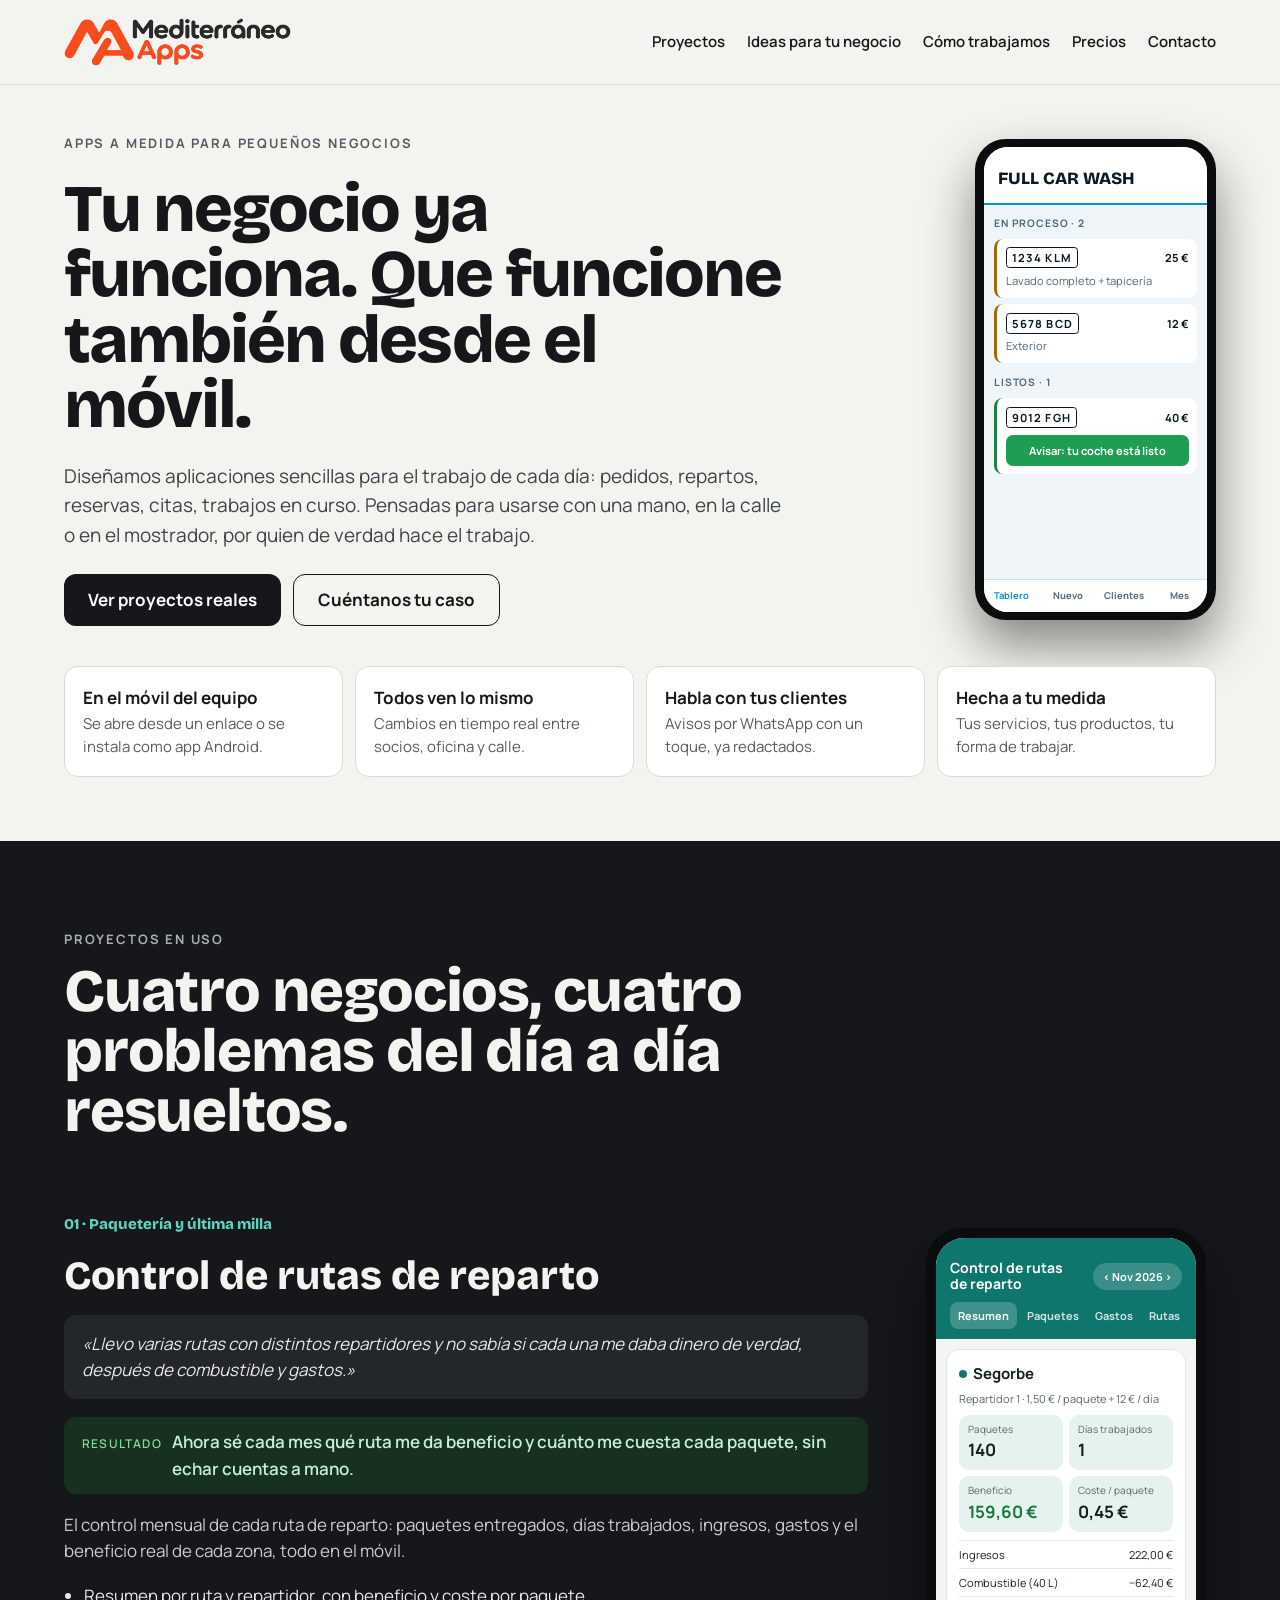
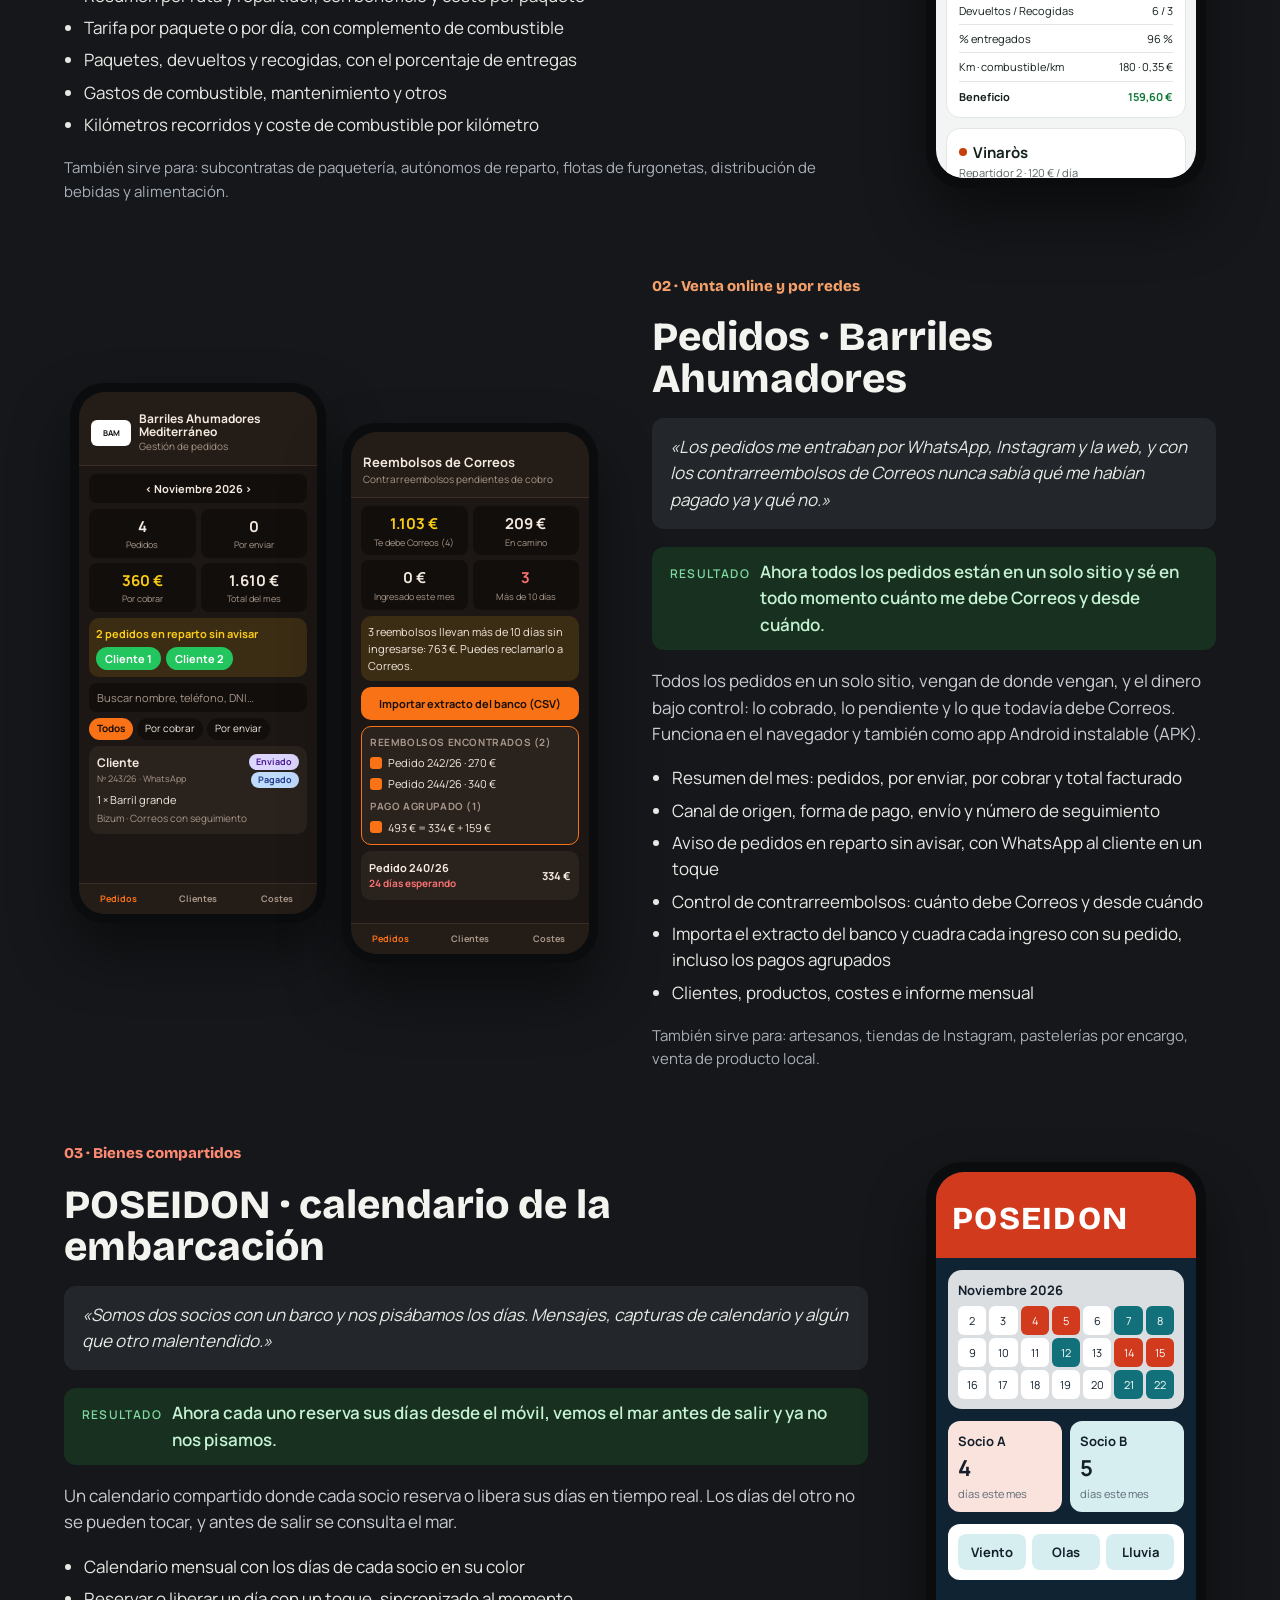
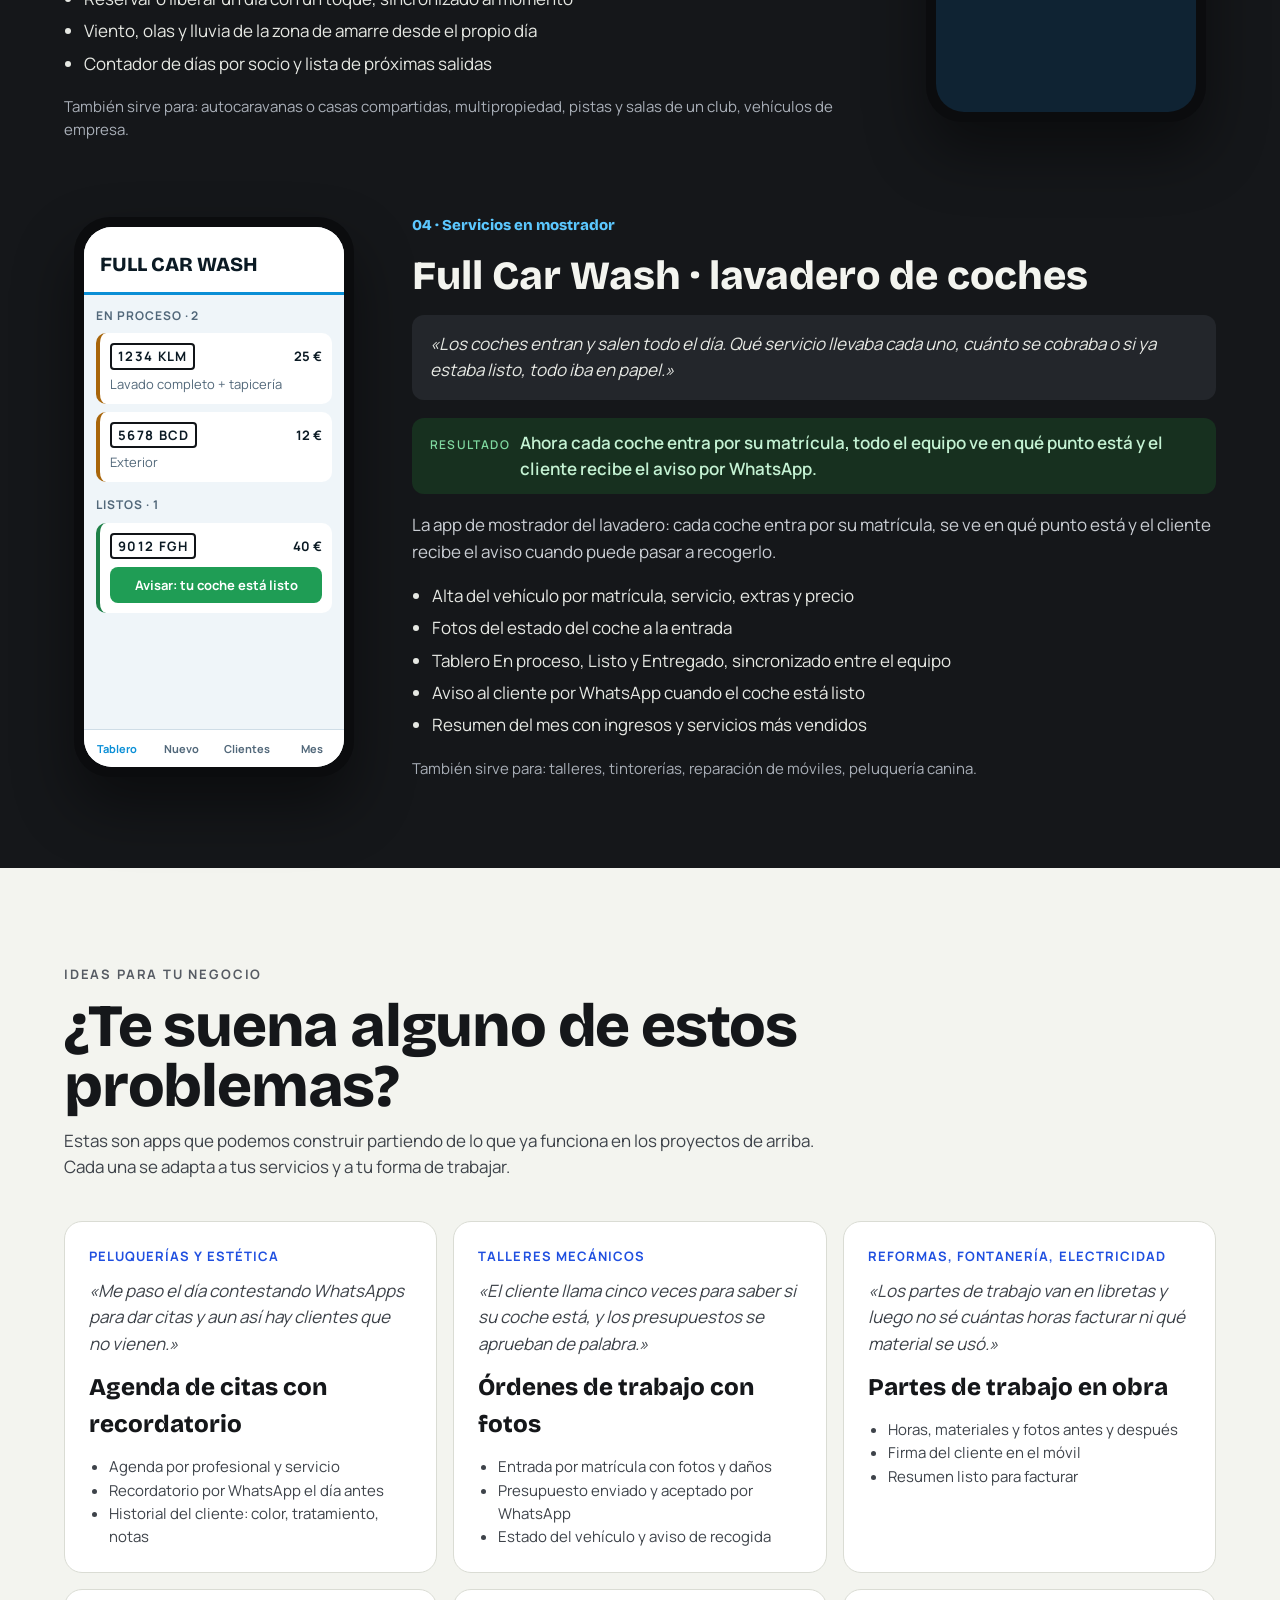
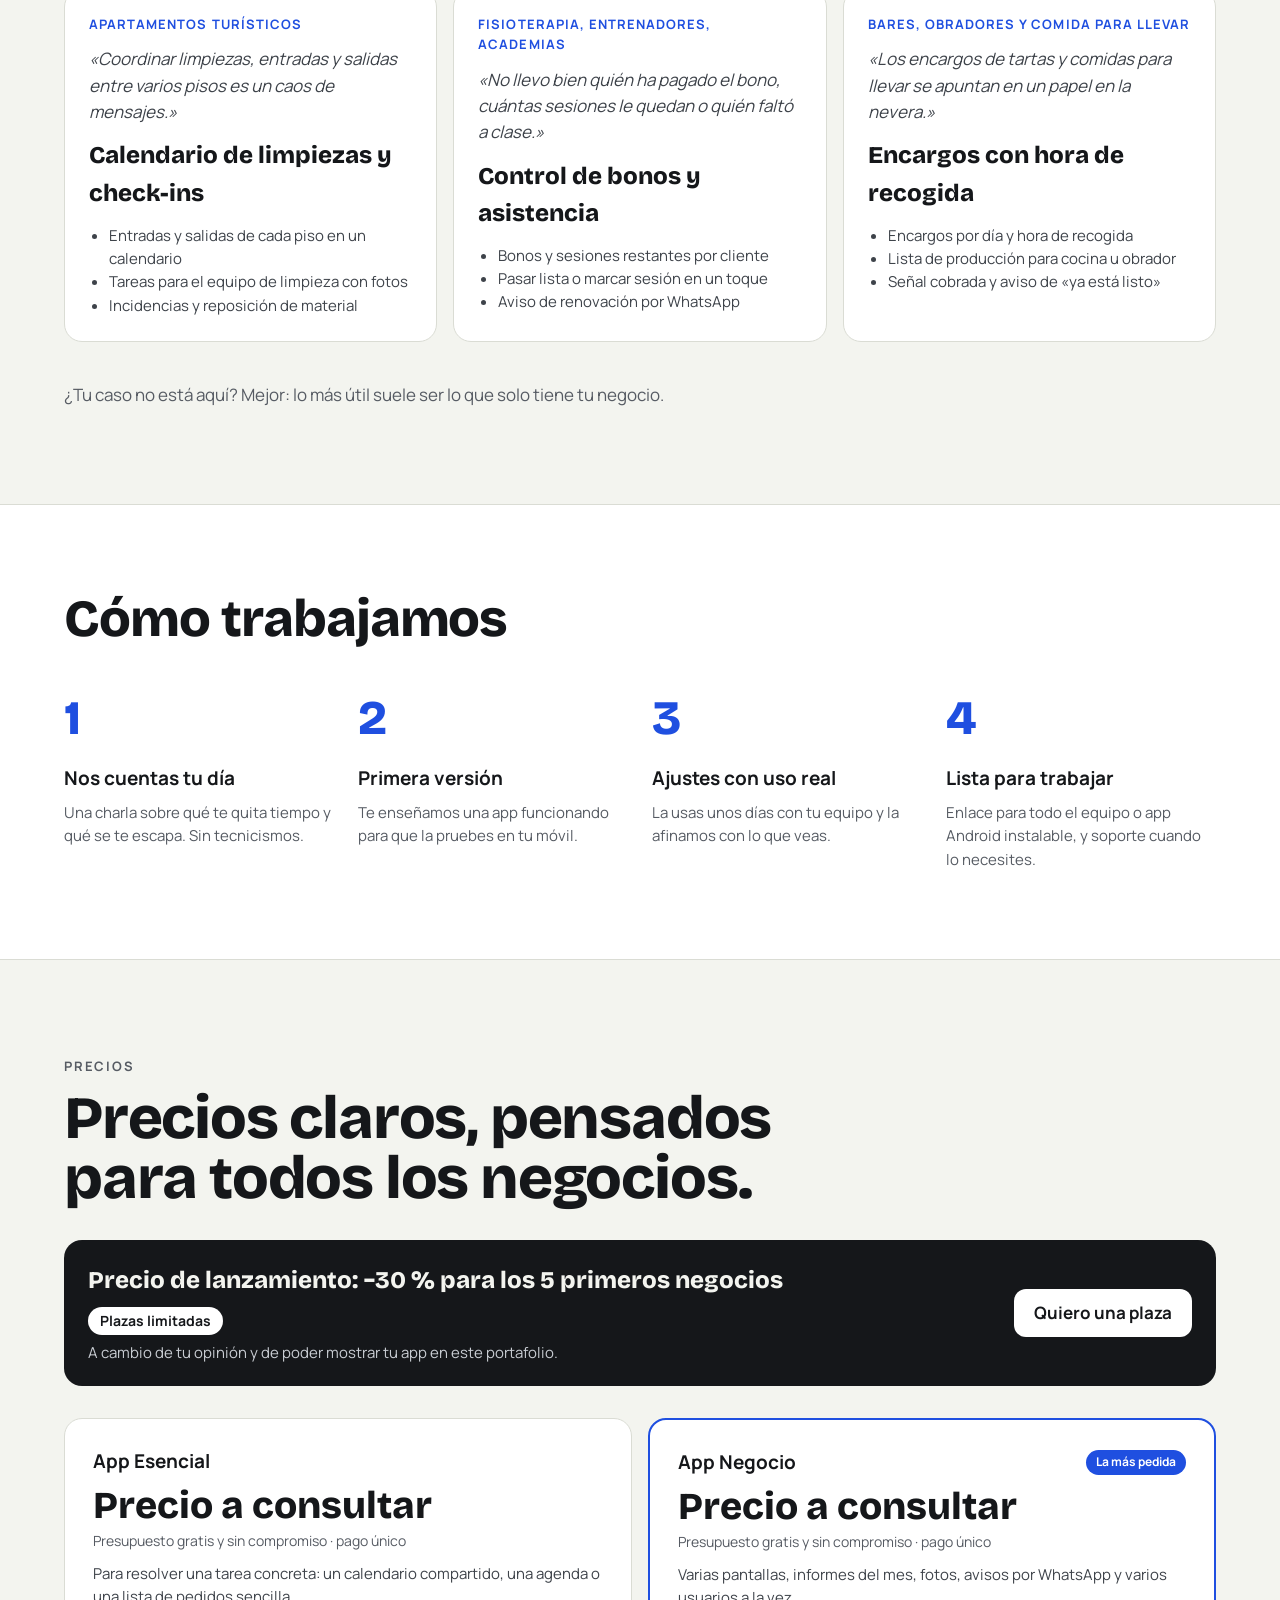
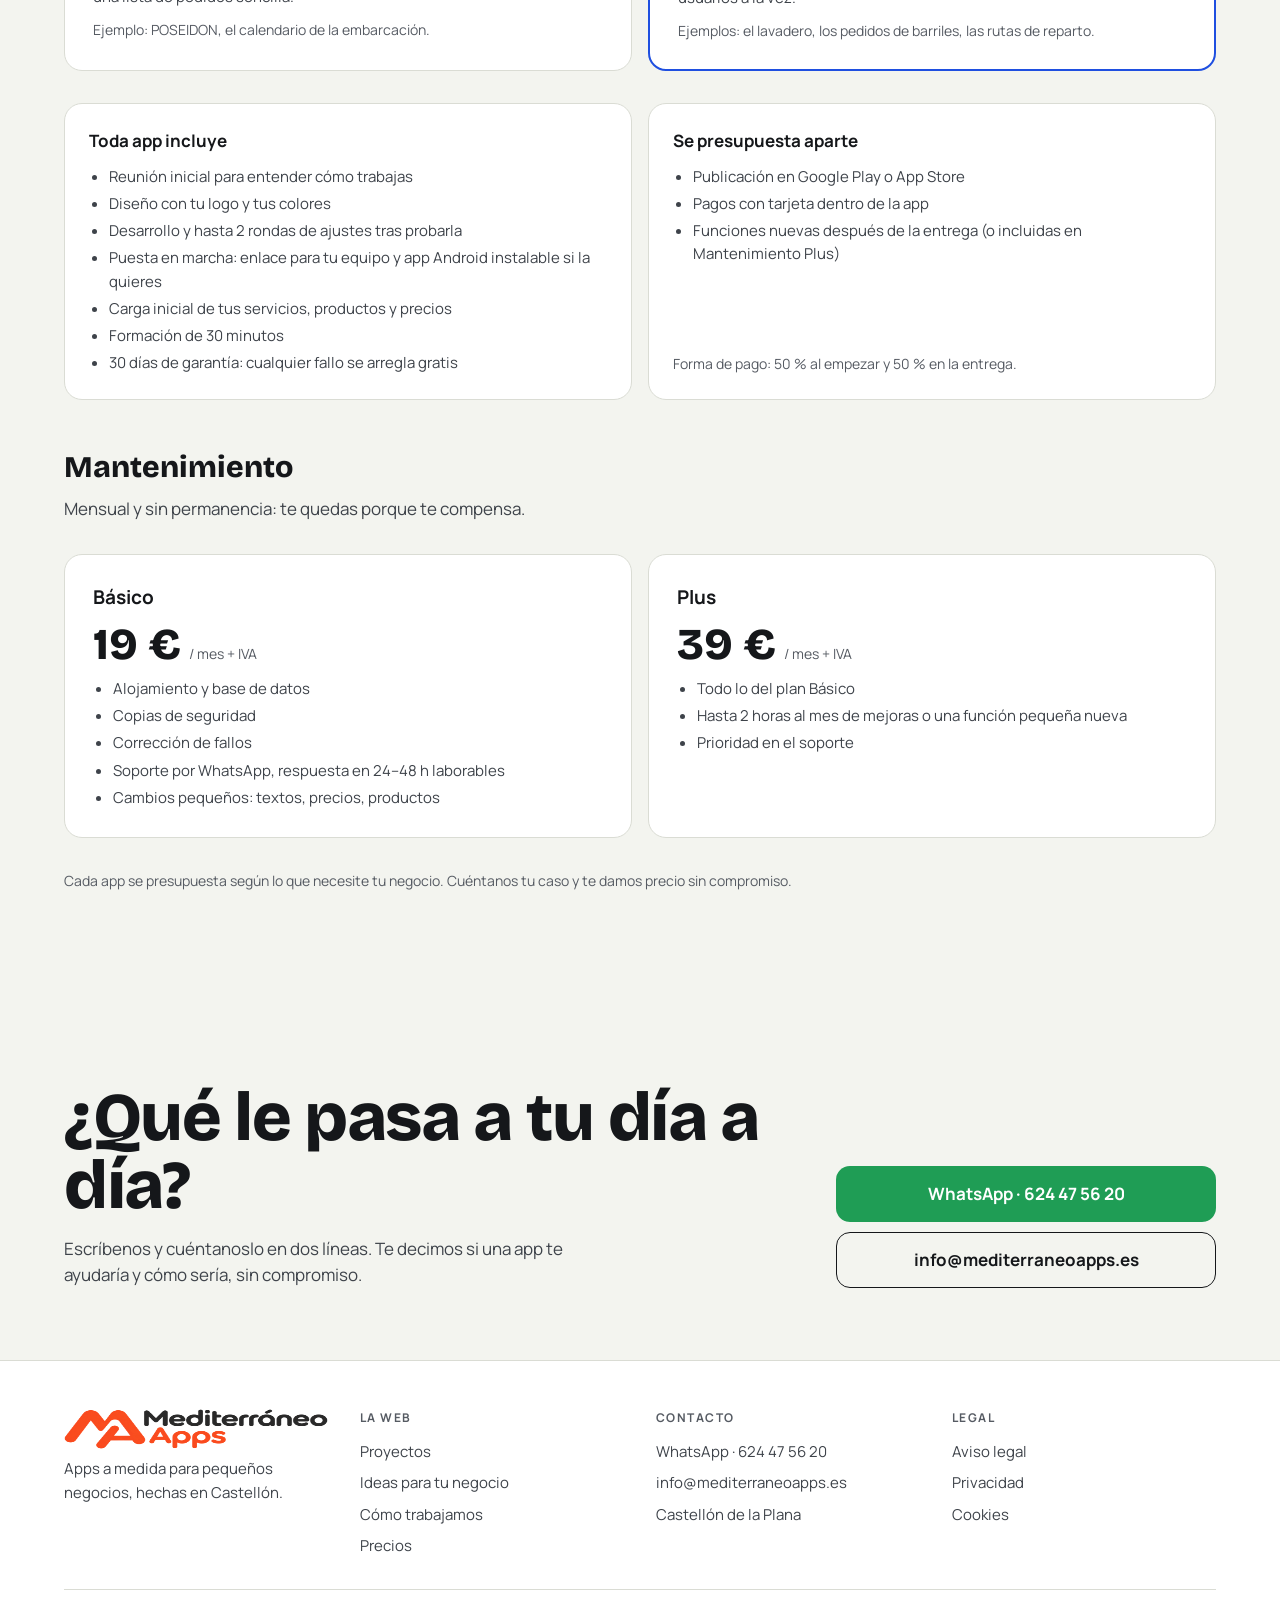
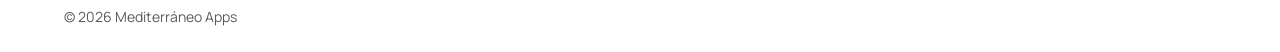
<file: index.html>
<!doctype html>
<html lang="es">
<head>
<meta charset="utf-8">
<meta name="viewport" content="width=device-width, initial-scale=1">
<title>Mediterráneo Apps · Apps a medida para pequeños negocios</title>
<meta property="og:type" content="website">
<meta property="og:url" content="https://mediterraneoapps.es/">
<meta property="og:title" content="Mediterráneo Apps · Apps a medida para pequeños negocios">
<meta property="og:description" content="Apps sencillas para el día a día de tu negocio: pedidos, repartos, reservas, citas y trabajos, desde el móvil.">
<meta property="og:image" content="https://mediterraneoapps.es/og-portada.jpg">
<meta property="og:image:width" content="1200">
<meta property="og:image:height" content="630">
<meta name="twitter:card" content="summary_large_image">
<meta name="description" content="Aplicaciones sencillas y a medida para pequeños negocios: pedidos, repartos, reservas, citas y trabajos, desde el móvil.">
<link rel="icon" type="image/png" href="favicon.png">
<link rel="apple-touch-icon" href="apple-touch-icon.png">
<link rel="stylesheet" href="fonts/fonts.css">
<style>
body{margin:0;background:#F3F4EF}
a{color:#1F4FE0}a:hover{color:#163AA8}
</style>
<style>html{scroll-behavior:smooth}*{box-sizing:border-box}@media (max-width: 860px){.hero-phone{display:none!important}}</style>
</head>
<body>
<div style="width: 100%; background: #F3F4EF; color: #15171A; font-family: Manrope, system-ui, sans-serif; font-size: 17px; line-height: 1.55">

<!-- Cabecera -->
<header style="border-bottom: 1px solid #DADCD4; background: #F3F4EF">
<div style="max-width: 1200px; margin: 0 auto; padding: 18px 24px; display: flex; align-items: center; justify-content: space-between; gap: 16px; flex-wrap: wrap">
<a href="#" style="display: block; line-height: 0"><img src="logo.png" alt="Mediterráneo Apps" width="227" height="48" style="height: 48px; width: auto; max-width: 100%; display: block"></a>
<nav style="display: flex; gap: 22px; flex-wrap: wrap; font-weight: 600; font-size: 15px">
<a href="#proyectos" style="color: #15171A; text-decoration: none">Proyectos</a>
<a href="#ideas" style="color: #15171A; text-decoration: none">Ideas para tu negocio</a>
<a href="#como" style="color: #15171A; text-decoration: none">Cómo trabajamos</a>
<a href="#precios" style="color: #15171A; text-decoration: none">Precios</a>
<a href="#contacto" style="color: #15171A; text-decoration: none">Contacto</a>
</nav>
</div>
</header>

<!-- Hero -->
<section style="max-width: 1200px; margin: 0 auto; padding: 48px 24px 64px; display: flex; flex-direction: column; gap: 40px">
<div style="display: flex; flex-wrap: wrap; gap: 32px 48px; align-items: center">
<div style="flex: 1 1 520px; min-width: 0; display: flex; flex-direction: column; gap: 24px">
<div style="font-size: 13px; font-weight: 700; letter-spacing: 0.14em; text-transform: uppercase; color: #565B63">Apps a medida para pequeños negocios</div>
<h1 style="margin: 0; font-family: 'Bricolage Grotesque', sans-serif; font-weight: 800; font-size: clamp(40px, 5.2vw, 70px); line-height: 0.98; letter-spacing: -0.03em; max-width: 16ch">Tu negocio ya funciona. Que funcione también desde el móvil.</h1>
<p style="margin: 0; font-size: 19px; color: #3E434A; max-width: 60ch">Diseñamos aplicaciones sencillas para el trabajo de cada día: pedidos, repartos, reservas, citas, trabajos en curso. Pensadas para usarse con una mano, en la calle o en el mostrador, por quien de verdad hace el trabajo.</p>
<div style="display: flex; gap: 12px; flex-wrap: wrap">
<a href="#proyectos" style="display: inline-flex; align-items: center; min-height: 52px; padding: 0 24px; border-radius: 12px; background: #15171A; color: #FFFFFF; font-weight: 700; text-decoration: none">Ver proyectos reales</a>
<a href="#contacto" style="display: inline-flex; align-items: center; min-height: 52px; padding: 0 24px; border-radius: 12px; border: 1.5px solid #15171A; color: #15171A; font-weight: 700; text-decoration: none">Cuéntanos tu caso</a>
</div>
</div>
<div class="hero-phone" style="flex: 0 1 280px; display: flex; justify-content: center; zoom: 0.86">
<div style="width: 280px; height: 560px; border-radius: 36px; background: #0B0C0E; padding: 10px; box-sizing: border-box; box-shadow: 0 30px 60px rgba(0,0,0,0.45)">
<div style="width: 100%; height: 100%; border-radius: 28px; background: #EFF5F9; overflow: hidden; display: flex; flex-direction: column; color: #0B1A24; font-size: 13px">
<div style="background: #FFFFFF; border-bottom: 3px solid #0B8FD6; padding: 22px 16px 12px; font-family: 'Bricolage Grotesque', sans-serif; font-weight: 800; font-size: 20px; text-transform: uppercase">Full Car Wash</div>
<div style="padding: 12px; display: flex; flex-direction: column; gap: 8px">
<div style="font-weight: 800; text-transform: uppercase; font-size: 12px; color: #52687A; letter-spacing: 0.08em">En proceso · 2</div>
<div style="background: #FFFFFF; border-radius: 10px; padding: 10px; border-left: 4px solid #A8650A"><div style="display: flex; justify-content: space-between; align-items: center"><span style="border: 2px solid #111418; border-radius: 4px; padding: 1px 6px; font-weight: 800; letter-spacing: 0.1em">1234 KLM</span><b>25 €</b></div><div style="color: #52687A; margin-top: 4px">Lavado completo + tapicería</div></div>
<div style="background: #FFFFFF; border-radius: 10px; padding: 10px; border-left: 4px solid #A8650A"><div style="display: flex; justify-content: space-between; align-items: center"><span style="border: 2px solid #111418; border-radius: 4px; padding: 1px 6px; font-weight: 800; letter-spacing: 0.1em">5678 BCD</span><b>12 €</b></div><div style="color: #52687A; margin-top: 4px">Exterior</div></div>
<div style="font-weight: 800; text-transform: uppercase; font-size: 12px; color: #52687A; letter-spacing: 0.08em; margin-top: 6px">Listos · 1</div>
<div style="background: #FFFFFF; border-radius: 10px; padding: 10px; border-left: 4px solid #1D8048"><div style="display: flex; justify-content: space-between; align-items: center"><span style="border: 2px solid #111418; border-radius: 4px; padding: 1px 6px; font-weight: 800; letter-spacing: 0.1em">9012 FGH</span><b>40 €</b></div><div style="margin-top: 8px; background: #1F9D55; color: #FFFFFF; border-radius: 8px; padding: 8px; text-align: center; font-weight: 700">Avisar: tu coche está listo</div></div>
</div>
<div style="margin-top: auto; background: #FFFFFF; border-top: 1px solid #CFDDE7; display: grid; grid-template-columns: repeat(4, minmax(0, 1fr)); text-align: center; padding: 10px 0; font-size: 11px; font-weight: 700; color: #52687A"><span style="color: #0B8FD6">Tablero</span><span>Nuevo</span><span>Clientes</span><span>Mes</span></div>
</div>
</div>
</div>
</div>
<div style="display: grid; grid-template-columns: repeat(auto-fit, minmax(220px, 1fr)); gap: 12px; margin-top: 0">
<div style="background: #FFFFFF; border: 1px solid #DADCD4; border-radius: 14px; padding: 18px"><div style="font-weight: 700">En el móvil del equipo</div><div style="font-size: 15px; color: #565B63">Se abre desde un enlace o se instala como app Android.</div></div>
<div style="background: #FFFFFF; border: 1px solid #DADCD4; border-radius: 14px; padding: 18px"><div style="font-weight: 700">Todos ven lo mismo</div><div style="font-size: 15px; color: #565B63">Cambios en tiempo real entre socios, oficina y calle.</div></div>
<div style="background: #FFFFFF; border: 1px solid #DADCD4; border-radius: 14px; padding: 18px"><div style="font-weight: 700">Habla con tus clientes</div><div style="font-size: 15px; color: #565B63">Avisos por WhatsApp con un toque, ya redactados.</div></div>
<div style="background: #FFFFFF; border: 1px solid #DADCD4; border-radius: 14px; padding: 18px"><div style="font-weight: 700">Hecha a tu medida</div><div style="font-size: 15px; color: #565B63">Tus servicios, tus productos, tu forma de trabajar.</div></div>
</div>
</section>

<!-- Proyectos -->
<section id="proyectos" style="background: #15171A; color: #F3F4EF">
<div style="max-width: 1200px; margin: 0 auto; padding: 88px 24px; display: flex; flex-direction: column; gap: 72px">
<div style="display: flex; flex-direction: column; gap: 12px">
<div style="font-size: 13px; font-weight: 700; letter-spacing: 0.14em; text-transform: uppercase; color: #A9AFB8">Proyectos en uso</div>
<h2 style="margin: 0; font-family: 'Bricolage Grotesque', sans-serif; font-weight: 800; font-size: clamp(34px, 5vw, 60px); line-height: 1; letter-spacing: -0.02em; max-width: 20ch">Cuatro negocios, cuatro problemas del día a día resueltos.</h2>
</div>

<!-- 1 Reparto -->
<article style="display: flex; flex-wrap: wrap; gap: 48px; align-items: center">
<div style="flex: 1 1 460px; min-width: 0; display: flex; flex-direction: column; gap: 18px">
<div style="font-family: 'Bricolage Grotesque', sans-serif; font-weight: 800; font-size: 15px; color: #5FD3BF">01 · Paquetería y última milla</div>
<h3 style="margin: 0; font-family: 'Bricolage Grotesque', sans-serif; font-weight: 800; font-size: 40px; line-height: 1.05">Control de rutas de reparto</h3>
<p style="margin: 0; padding: 16px 18px; border-radius: 12px; background: #23262B; color: #E6E8E3; font-style: italic">«Llevo varias rutas con distintos repartidores y no sabía si cada una me daba dinero de verdad, después de combustible y gastos.»</p>
<p style="margin: 0; padding: 12px 18px; border-radius: 12px; background: #17301F; color: #C4F2D3; font-weight: 600; display: flex; gap: 10px; align-items: baseline"><span style="font-size: 12px; letter-spacing: 0.1em; text-transform: uppercase; color: #7FD9A0; flex: none">Resultado</span><span>Ahora sé cada mes qué ruta me da beneficio y cuánto me cuesta cada paquete, sin echar cuentas a mano.</span></p>
<p style="margin: 0; color: #C9CDD3">El control mensual de cada ruta de reparto: paquetes entregados, días trabajados, ingresos, gastos y el beneficio real de cada zona, todo en el móvil.</p>
<ul style="margin: 0; padding-left: 20px; color: #E6E8E3; display: flex; flex-direction: column; gap: 6px">
<li>Resumen por ruta y repartidor, con beneficio y coste por paquete</li>
<li>Tarifa por paquete o por día, con complemento de combustible</li>
<li>Paquetes, devueltos y recogidas, con el porcentaje de entregas</li>
<li>Gastos de combustible, mantenimiento y otros</li>
<li>Kilómetros recorridos y coste de combustible por kilómetro</li>
</ul>
<div style="font-size: 15px; color: #A9AFB8">También sirve para: subcontratas de paquetería, autónomos de reparto, flotas de furgonetas, distribución de bebidas y alimentación.</div>
</div>
<div style="flex: 0 1 300px; display: flex; justify-content: center">
<div style="width: 280px; height: 560px; border-radius: 36px; background: #0B0C0E; padding: 10px; box-sizing: border-box; box-shadow: 0 30px 60px rgba(0,0,0,0.45)">
<div style="width: 100%; height: 100%; border-radius: 28px; background: #F3F5F4; overflow: hidden; display: flex; flex-direction: column; color: #14201E; font-size: 12px">
<div style="background: #0F766E; color: #FFFFFF; padding: 22px 14px 10px; display: flex; flex-direction: column; gap: 10px">
<div style="display: flex; justify-content: space-between; align-items: center; gap: 8px"><div style="font-weight: 800; font-size: 14px; line-height: 1.15">Control de rutas<br>de reparto</div><div style="background: rgba(255,255,255,0.18); border-radius: 99px; padding: 5px 10px; font-weight: 700; font-size: 11px; white-space: nowrap">‹ Nov 2026 ›</div></div>
<div style="display: flex; gap: 4px; font-weight: 700; font-size: 11px"><span style="background: rgba(255,255,255,0.2); border-radius: 8px; padding: 5px 8px">Resumen</span><span style="padding: 5px 6px; opacity: 0.8">Paquetes</span><span style="padding: 5px 6px; opacity: 0.8">Gastos</span><span style="padding: 5px 6px; opacity: 0.8">Rutas</span></div>
</div>
<div style="margin: 10px; background: #FFFFFF; border: 1px solid #E1E6E4; border-radius: 14px; padding: 12px; display: flex; flex-direction: column; gap: 8px">
<div style="display: flex; align-items: center; gap: 6px; font-weight: 800; font-size: 15px"><span style="width: 8px; height: 8px; border-radius: 50%; background: #0F766E"></span>Segorbe</div>
<div style="color: #5B6865; font-size: 11px; margin-top: -4px">Repartidor 1 · 1,50 € / paquete + 12 € / día</div>
<div style="display: grid; grid-template-columns: repeat(2, minmax(0, 1fr)); gap: 6px">
<div style="background: #E6F2EF; border-radius: 10px; padding: 7px 9px"><div style="font-size: 10px; color: #5B6865">Paquetes</div><b style="font-size: 17px">140</b></div>
<div style="background: #E6F2EF; border-radius: 10px; padding: 7px 9px"><div style="font-size: 10px; color: #5B6865">Días trabajados</div><b style="font-size: 17px">1</b></div>
<div style="background: #E6F2EF; border-radius: 10px; padding: 7px 9px"><div style="font-size: 10px; color: #5B6865">Beneficio</div><b style="font-size: 17px; color: #157A3B">159,60 €</b></div>
<div style="background: #E6F2EF; border-radius: 10px; padding: 7px 9px"><div style="font-size: 10px; color: #5B6865">Coste / paquete</div><b style="font-size: 17px">0,45 €</b></div>
</div>
<div style="display: flex; flex-direction: column; font-size: 11px">
<div style="display: flex; justify-content: space-between; padding: 5px 0; border-top: 1px solid #E1E6E4"><span>Ingresos</span><span>222,00 €</span></div>
<div style="display: flex; justify-content: space-between; padding: 5px 0; border-top: 1px solid #E1E6E4"><span>Combustible (40 L)</span><span>−62,40 €</span></div>
<div style="display: flex; justify-content: space-between; padding: 5px 0; border-top: 1px solid #E1E6E4"><span>Devueltos / Recogidas</span><span>6 / 3</span></div>
<div style="display: flex; justify-content: space-between; padding: 5px 0; border-top: 1px solid #E1E6E4"><span>% entregados</span><span>96 %</span></div>
<div style="display: flex; justify-content: space-between; padding: 5px 0; border-top: 1px solid #E1E6E4"><span>Km · combustible/km</span><span>180 · 0,35 €</span></div>
<div style="display: flex; justify-content: space-between; padding: 6px 0 0; border-top: 1px solid #E1E6E4; font-weight: 800"><span>Beneficio</span><span style="color: #157A3B">159,60 €</span></div>
</div>
</div>
<div style="margin: 0 10px; background: #FFFFFF; border: 1px solid #E1E6E4; border-radius: 14px; padding: 12px"><div style="display: flex; align-items: center; gap: 6px; font-weight: 800; font-size: 15px"><span style="width: 8px; height: 8px; border-radius: 50%; background: #C2410C"></span>Vinaròs</div><div style="color: #5B6865; font-size: 11px">Repartidor 2 · 120 € / día</div></div>
</div>
</div>
</div>
</article>

<!-- 2 Pedidos -->
<article style="display: flex; flex-wrap: wrap-reverse; gap: 48px; align-items: center">
<div style="flex: 0 1 540px; display: flex; justify-content: center; gap: 16px; flex-wrap: wrap">
<div style="width: 256px; height: 540px; border-radius: 34px; background: #0B0C0E; padding: 9px; box-sizing: border-box; box-shadow: 0 30px 60px rgba(0,0,0,0.45)">
<div style="width: 100%; height: 100%; border-radius: 26px; background: #1C1714; overflow: hidden; display: flex; flex-direction: column; color: #F3E9DF; font-size: 11px">
<div style="background: #241C17; padding: 20px 12px 10px; display: flex; gap: 8px; align-items: center; border-bottom: 1px solid #3A2E26"><div style="width: 40px; height: 26px; border-radius: 6px; background: #FFFFFF; color: #111111; font-weight: 800; font-size: 8px; display: grid; place-items: center; flex: none">BAM</div><div><div style="font-weight: 800; font-size: 12px; line-height: 1.15">Barriles Ahumadores Mediterráneo</div><div style="color: #A8978A; font-size: 10px">Gestión de pedidos</div></div></div>
<div style="padding: 8px 10px; display: flex; flex-direction: column; gap: 6px">
<div style="background: #120E0C; border-radius: 8px; padding: 6px; text-align: center; font-weight: 700">‹ Noviembre 2026 ›</div>
<div style="display: grid; grid-template-columns: repeat(2, minmax(0, 1fr)); gap: 5px">
<div style="background: #120E0C; border-radius: 8px; padding: 6px; text-align: center"><b style="font-size: 15px">4</b><div style="color: #A8978A; font-size: 9px">Pedidos</div></div>
<div style="background: #120E0C; border-radius: 8px; padding: 6px; text-align: center"><b style="font-size: 15px">0</b><div style="color: #A8978A; font-size: 9px">Por enviar</div></div>
<div style="background: #120E0C; border-radius: 8px; padding: 6px; text-align: center"><b style="font-size: 15px; color: #FACC15">360 €</b><div style="color: #A8978A; font-size: 9px">Por cobrar</div></div>
<div style="background: #120E0C; border-radius: 8px; padding: 6px; text-align: center"><b style="font-size: 15px">1.610 €</b><div style="color: #A8978A; font-size: 9px">Total del mes</div></div>
</div>
<div style="background: #3B2C14; border-radius: 10px; padding: 7px; display: flex; flex-direction: column; gap: 5px"><b style="color: #FACC15">2 pedidos en reparto sin avisar</b><div style="display: flex; gap: 5px"><span style="background: #22C55E; color: #FFFFFF; border-radius: 99px; padding: 3px 9px; font-weight: 700">Cliente 1</span><span style="background: #22C55E; color: #FFFFFF; border-radius: 99px; padding: 3px 9px; font-weight: 700">Cliente 2</span></div></div>
<div style="background: #120E0C; border-radius: 8px; padding: 6px 8px; color: #A8978A">Buscar nombre, teléfono, DNI…</div>
<div style="display: flex; gap: 4px; font-size: 10px"><span style="background: #F97316; color: #1A0F08; border-radius: 99px; padding: 3px 8px; font-weight: 700">Todos</span><span style="background: #120E0C; border-radius: 99px; padding: 3px 8px">Por cobrar</span><span style="background: #120E0C; border-radius: 99px; padding: 3px 8px">Por enviar</span></div>
<div style="background: #2A221D; border-radius: 10px; padding: 8px; display: flex; flex-direction: column; gap: 3px"><div style="display: flex; justify-content: space-between; align-items: start"><div><b style="font-size: 12px">Cliente</b><div style="color: #A8978A; font-size: 9px">Nº 243/26 · WhatsApp</div></div><div style="display: flex; flex-direction: column; gap: 2px; align-items: end"><span style="background: #DDD6FE; color: #4C1D95; border-radius: 99px; padding: 1px 7px; font-weight: 700; font-size: 9px">Enviado</span><span style="background: #BFDBFE; color: #1E3A8A; border-radius: 99px; padding: 1px 7px; font-weight: 700; font-size: 9px">Pagado</span></div></div><div>1 × Barril grande</div><div style="color: #A8978A; font-size: 10px">Bizum · Correos con seguimiento</div></div>
</div>
<div style="margin-top: auto; background: #241C17; border-top: 1px solid #3A2E26; display: grid; grid-template-columns: repeat(3, minmax(0, 1fr)); text-align: center; padding: 8px 0; font-size: 9px; font-weight: 700; color: #A8978A"><span style="color: #F97316">Pedidos</span><span>Clientes</span><span>Costes</span></div>
</div>
</div>
<div style="width: 256px; height: 540px; border-radius: 34px; background: #0B0C0E; padding: 9px; box-sizing: border-box; box-shadow: 0 30px 60px rgba(0,0,0,0.45); margin-top: 40px">
<div style="width: 100%; height: 100%; border-radius: 26px; background: #1C1714; overflow: hidden; display: flex; flex-direction: column; color: #F3E9DF; font-size: 11px">
<div style="background: #241C17; padding: 20px 12px 10px; border-bottom: 1px solid #3A2E26"><div style="font-weight: 800; font-size: 13px">Reembolsos de Correos</div><div style="color: #A8978A; font-size: 10px">Contrarreembolsos pendientes de cobro</div></div>
<div style="padding: 8px 10px; display: flex; flex-direction: column; gap: 6px">
<div style="display: grid; grid-template-columns: repeat(2, minmax(0, 1fr)); gap: 5px">
<div style="background: #120E0C; border-radius: 8px; padding: 6px; text-align: center"><b style="font-size: 15px; color: #FACC15">1.103 €</b><div style="color: #A8978A; font-size: 9px">Te debe Correos (4)</div></div>
<div style="background: #120E0C; border-radius: 8px; padding: 6px; text-align: center"><b style="font-size: 15px">209 €</b><div style="color: #A8978A; font-size: 9px">En camino</div></div>
<div style="background: #120E0C; border-radius: 8px; padding: 6px; text-align: center"><b style="font-size: 15px">0 €</b><div style="color: #A8978A; font-size: 9px">Ingresado este mes</div></div>
<div style="background: #120E0C; border-radius: 8px; padding: 6px; text-align: center"><b style="font-size: 15px; color: #F87171">3</b><div style="color: #A8978A; font-size: 9px">Más de 10 días</div></div>
</div>
<div style="background: #3B2C14; border-radius: 10px; padding: 7px; color: #F3E9DF">3 reembolsos llevan más de 10 días sin ingresarse: 763 €. Puedes reclamarlo a Correos.</div>
<div style="background: #F97316; color: #1A0F08; border-radius: 10px; padding: 8px; text-align: center; font-weight: 800">Importar extracto del banco (CSV)</div>
<div style="background: #2A221D; border: 1px solid #F97316; border-radius: 10px; padding: 8px; display: flex; flex-direction: column; gap: 4px"><b style="font-size: 10px; letter-spacing: 0.06em; color: #A8978A">REEMBOLSOS ENCONTRADOS (2)</b><div style="display: flex; gap: 6px; align-items: center"><span style="width: 12px; height: 12px; border-radius: 3px; background: #F97316; flex: none"></span><span>Pedido 242/26 · 270 €</span></div><div style="display: flex; gap: 6px; align-items: center"><span style="width: 12px; height: 12px; border-radius: 3px; background: #F97316; flex: none"></span><span>Pedido 244/26 · 340 €</span></div><b style="font-size: 10px; letter-spacing: 0.06em; color: #A8978A; margin-top: 3px">PAGO AGRUPADO (1)</b><div style="display: flex; gap: 6px; align-items: center"><span style="width: 12px; height: 12px; border-radius: 3px; background: #F97316; flex: none"></span><span>493 € = 334 € + 159 €</span></div></div>
<div style="background: #2A221D; border-radius: 10px; padding: 8px; display: flex; justify-content: space-between; align-items: center"><div><b>Pedido 240/26</b><div style="color: #F87171; font-size: 10px; font-weight: 700">24 días esperando</div></div><b>334 €</b></div>
</div>
<div style="margin-top: auto; background: #241C17; border-top: 1px solid #3A2E26; display: grid; grid-template-columns: repeat(3, minmax(0, 1fr)); text-align: center; padding: 8px 0; font-size: 9px; font-weight: 700; color: #A8978A"><span style="color: #F97316">Pedidos</span><span>Clientes</span><span>Costes</span></div>
</div>
</div>
</div>
<div style="flex: 1 1 460px; min-width: 0; display: flex; flex-direction: column; gap: 18px">
<div style="font-family: 'Bricolage Grotesque', sans-serif; font-weight: 800; font-size: 15px; color: #F5A06A">02 · Venta online y por redes</div>
<h3 style="margin: 0; font-family: 'Bricolage Grotesque', sans-serif; font-weight: 800; font-size: 40px; line-height: 1.05">Pedidos · Barriles Ahumadores</h3>
<p style="margin: 0; padding: 16px 18px; border-radius: 12px; background: #23262B; color: #E6E8E3; font-style: italic">«Los pedidos me entraban por WhatsApp, Instagram y la web, y con los contrarreembolsos de Correos nunca sabía qué me habían pagado ya y qué no.»</p>
<p style="margin: 0; padding: 12px 18px; border-radius: 12px; background: #17301F; color: #C4F2D3; font-weight: 600; display: flex; gap: 10px; align-items: baseline"><span style="font-size: 12px; letter-spacing: 0.1em; text-transform: uppercase; color: #7FD9A0; flex: none">Resultado</span><span>Ahora todos los pedidos están en un solo sitio y sé en todo momento cuánto me debe Correos y desde cuándo.</span></p>
<p style="margin: 0; color: #C9CDD3">Todos los pedidos en un solo sitio, vengan de donde vengan, y el dinero bajo control: lo cobrado, lo pendiente y lo que todavía debe Correos. Funciona en el navegador y también como app Android instalable (APK).</p>
<ul style="margin: 0; padding-left: 20px; color: #E6E8E3; display: flex; flex-direction: column; gap: 6px">
<li>Resumen del mes: pedidos, por enviar, por cobrar y total facturado</li>
<li>Canal de origen, forma de pago, envío y número de seguimiento</li>
<li>Aviso de pedidos en reparto sin avisar, con WhatsApp al cliente en un toque</li>
<li>Control de contrarreembolsos: cuánto debe Correos y desde cuándo</li>
<li>Importa el extracto del banco y cuadra cada ingreso con su pedido, incluso los pagos agrupados</li>
<li>Clientes, productos, costes e informe mensual</li>
</ul>
<div style="font-size: 15px; color: #A9AFB8">También sirve para: artesanos, tiendas de Instagram, pastelerías por encargo, venta de producto local.</div>
</div>
</article>

<!-- 3 POSEIDON -->
<article style="display: flex; flex-wrap: wrap; gap: 48px; align-items: center">
<div style="flex: 1 1 460px; min-width: 0; display: flex; flex-direction: column; gap: 18px">
<div style="font-family: 'Bricolage Grotesque', sans-serif; font-weight: 800; font-size: 15px; color: #FF8A73">03 · Bienes compartidos</div>
<h3 style="margin: 0; font-family: 'Bricolage Grotesque', sans-serif; font-weight: 800; font-size: 40px; line-height: 1.05">POSEIDON · calendario de la embarcación</h3>
<p style="margin: 0; padding: 16px 18px; border-radius: 12px; background: #23262B; color: #E6E8E3; font-style: italic">«Somos dos socios con un barco y nos pisábamos los días. Mensajes, capturas de calendario y algún que otro malentendido.»</p>
<p style="margin: 0; padding: 12px 18px; border-radius: 12px; background: #17301F; color: #C4F2D3; font-weight: 600; display: flex; gap: 10px; align-items: baseline"><span style="font-size: 12px; letter-spacing: 0.1em; text-transform: uppercase; color: #7FD9A0; flex: none">Resultado</span><span>Ahora cada uno reserva sus días desde el móvil, vemos el mar antes de salir y ya no nos pisamos.</span></p>
<p style="margin: 0; color: #C9CDD3">Un calendario compartido donde cada socio reserva o libera sus días en tiempo real. Los días del otro no se pueden tocar, y antes de salir se consulta el mar.</p>
<ul style="margin: 0; padding-left: 20px; color: #E6E8E3; display: flex; flex-direction: column; gap: 6px">
<li>Calendario mensual con los días de cada socio en su color</li>
<li>Reservar o liberar un día con un toque, sincronizado al momento</li>
<li>Viento, olas y lluvia de la zona de amarre desde el propio día</li>
<li>Contador de días por socio y lista de próximas salidas</li>
</ul>
<div style="font-size: 15px; color: #A9AFB8">También sirve para: autocaravanas o casas compartidas, multipropiedad, pistas y salas de un club, vehículos de empresa.</div>
</div>
<div style="flex: 0 1 300px; display: flex; justify-content: center">
<div style="width: 280px; height: 560px; border-radius: 36px; background: #0B0C0E; padding: 10px; box-sizing: border-box; box-shadow: 0 30px 60px rgba(0,0,0,0.45)">
<div style="width: 100%; height: 100%; border-radius: 28px; background: #0F2333; overflow: hidden; display: flex; flex-direction: column; color: #13202C; font-size: 13px">
<div style="background: #D23A1E; color: #FFFFFF; padding: 22px 16px 14px; font-family: 'Bricolage Grotesque', sans-serif; font-weight: 800; font-size: 32px; letter-spacing: 0.04em">POSEIDON</div>
<div style="margin: 12px; background: rgba(255,255,255,0.85); border-radius: 14px; padding: 10px">
<div style="font-weight: 700; margin-bottom: 6px">Noviembre 2026</div>
<div style="display: grid; grid-template-columns: repeat(7, minmax(0, 1fr)); gap: 3px; font-size: 11px; text-align: center">
<span style="padding: 6px 0; border-radius: 6px; background: #FFFFFF">2</span><span style="padding: 6px 0; border-radius: 6px; background: #FFFFFF">3</span><span style="padding: 6px 0; border-radius: 6px; background: #D23A1E; color: #FFFFFF">4</span><span style="padding: 6px 0; border-radius: 6px; background: #D23A1E; color: #FFFFFF">5</span><span style="padding: 6px 0; border-radius: 6px; background: #FFFFFF">6</span><span style="padding: 6px 0; border-radius: 6px; background: #11707A; color: #FFFFFF">7</span><span style="padding: 6px 0; border-radius: 6px; background: #11707A; color: #FFFFFF">8</span>
<span style="padding: 6px 0; border-radius: 6px; background: #FFFFFF">9</span><span style="padding: 6px 0; border-radius: 6px; background: #FFFFFF">10</span><span style="padding: 6px 0; border-radius: 6px; background: #FFFFFF">11</span><span style="padding: 6px 0; border-radius: 6px; background: #11707A; color: #FFFFFF">12</span><span style="padding: 6px 0; border-radius: 6px; background: #FFFFFF">13</span><span style="padding: 6px 0; border-radius: 6px; background: #D23A1E; color: #FFFFFF">14</span><span style="padding: 6px 0; border-radius: 6px; background: #D23A1E; color: #FFFFFF">15</span>
<span style="padding: 6px 0; border-radius: 6px; background: #FFFFFF">16</span><span style="padding: 6px 0; border-radius: 6px; background: #FFFFFF">17</span><span style="padding: 6px 0; border-radius: 6px; background: #FFFFFF">18</span><span style="padding: 6px 0; border-radius: 6px; background: #FFFFFF">19</span><span style="padding: 6px 0; border-radius: 6px; background: #FFFFFF">20</span><span style="padding: 6px 0; border-radius: 6px; background: #11707A; color: #FFFFFF">21</span><span style="padding: 6px 0; border-radius: 6px; background: #11707A; color: #FFFFFF">22</span>
</div>
</div>
<div style="margin: 0 12px; display: grid; grid-template-columns: repeat(2, minmax(0, 1fr)); gap: 8px">
<div style="background: #FBE3DD; border-radius: 12px; padding: 10px"><b>Socio A</b><div style="font-size: 22px; font-weight: 700">4</div><div style="font-size: 11px; color: #5E6B78">días este mes</div></div>
<div style="background: #D6EEEF; border-radius: 12px; padding: 10px"><b>Socio B</b><div style="font-size: 22px; font-weight: 700">5</div><div style="font-size: 11px; color: #5E6B78">días este mes</div></div>
</div>
<div style="margin: 12px; background: #FFFFFF; border-radius: 12px; padding: 10px; display: grid; grid-template-columns: repeat(3, minmax(0, 1fr)); gap: 6px; text-align: center; font-weight: 700"><span style="background: #D6EEEF; border-radius: 8px; padding: 8px 0">Viento</span><span style="background: #D6EEEF; border-radius: 8px; padding: 8px 0">Olas</span><span style="background: #D6EEEF; border-radius: 8px; padding: 8px 0">Lluvia</span></div>
</div>
</div>
</div>
</article>

<!-- 4 Car wash -->
<article style="display: flex; flex-wrap: wrap-reverse; gap: 48px; align-items: center">
<div style="flex: 0 1 300px; display: flex; justify-content: center">
<div style="width: 280px; height: 560px; border-radius: 36px; background: #0B0C0E; padding: 10px; box-sizing: border-box; box-shadow: 0 30px 60px rgba(0,0,0,0.45)">
<div style="width: 100%; height: 100%; border-radius: 28px; background: #EFF5F9; overflow: hidden; display: flex; flex-direction: column; color: #0B1A24; font-size: 13px">
<div style="background: #FFFFFF; border-bottom: 3px solid #0B8FD6; padding: 22px 16px 12px; font-family: 'Bricolage Grotesque', sans-serif; font-weight: 800; font-size: 20px; text-transform: uppercase">Full Car Wash</div>
<div style="padding: 12px; display: flex; flex-direction: column; gap: 8px">
<div style="font-weight: 800; text-transform: uppercase; font-size: 12px; color: #52687A; letter-spacing: 0.08em">En proceso · 2</div>
<div style="background: #FFFFFF; border-radius: 10px; padding: 10px; border-left: 4px solid #A8650A"><div style="display: flex; justify-content: space-between; align-items: center"><span style="border: 2px solid #111418; border-radius: 4px; padding: 1px 6px; font-weight: 800; letter-spacing: 0.1em">1234 KLM</span><b>25 €</b></div><div style="color: #52687A; margin-top: 4px">Lavado completo + tapicería</div></div>
<div style="background: #FFFFFF; border-radius: 10px; padding: 10px; border-left: 4px solid #A8650A"><div style="display: flex; justify-content: space-between; align-items: center"><span style="border: 2px solid #111418; border-radius: 4px; padding: 1px 6px; font-weight: 800; letter-spacing: 0.1em">5678 BCD</span><b>12 €</b></div><div style="color: #52687A; margin-top: 4px">Exterior</div></div>
<div style="font-weight: 800; text-transform: uppercase; font-size: 12px; color: #52687A; letter-spacing: 0.08em; margin-top: 6px">Listos · 1</div>
<div style="background: #FFFFFF; border-radius: 10px; padding: 10px; border-left: 4px solid #1D8048"><div style="display: flex; justify-content: space-between; align-items: center"><span style="border: 2px solid #111418; border-radius: 4px; padding: 1px 6px; font-weight: 800; letter-spacing: 0.1em">9012 FGH</span><b>40 €</b></div><div style="margin-top: 8px; background: #1F9D55; color: #FFFFFF; border-radius: 8px; padding: 8px; text-align: center; font-weight: 700">Avisar: tu coche está listo</div></div>
</div>
<div style="margin-top: auto; background: #FFFFFF; border-top: 1px solid #CFDDE7; display: grid; grid-template-columns: repeat(4, minmax(0, 1fr)); text-align: center; padding: 10px 0; font-size: 11px; font-weight: 700; color: #52687A"><span style="color: #0B8FD6">Tablero</span><span>Nuevo</span><span>Clientes</span><span>Mes</span></div>
</div>
</div>
</div>
<div style="flex: 1 1 460px; min-width: 0; display: flex; flex-direction: column; gap: 18px">
<div style="font-family: 'Bricolage Grotesque', sans-serif; font-weight: 800; font-size: 15px; color: #5CC8FF">04 · Servicios en mostrador</div>
<h3 style="margin: 0; font-family: 'Bricolage Grotesque', sans-serif; font-weight: 800; font-size: 40px; line-height: 1.05">Full Car Wash · lavadero de coches</h3>
<p style="margin: 0; padding: 16px 18px; border-radius: 12px; background: #23262B; color: #E6E8E3; font-style: italic">«Los coches entran y salen todo el día. Qué servicio llevaba cada uno, cuánto se cobraba o si ya estaba listo, todo iba en papel.»</p>
<p style="margin: 0; padding: 12px 18px; border-radius: 12px; background: #17301F; color: #C4F2D3; font-weight: 600; display: flex; gap: 10px; align-items: baseline"><span style="font-size: 12px; letter-spacing: 0.1em; text-transform: uppercase; color: #7FD9A0; flex: none">Resultado</span><span>Ahora cada coche entra por su matrícula, todo el equipo ve en qué punto está y el cliente recibe el aviso por WhatsApp.</span></p>
<p style="margin: 0; color: #C9CDD3">La app de mostrador del lavadero: cada coche entra por su matrícula, se ve en qué punto está y el cliente recibe el aviso cuando puede pasar a recogerlo.</p>
<ul style="margin: 0; padding-left: 20px; color: #E6E8E3; display: flex; flex-direction: column; gap: 6px">
<li>Alta del vehículo por matrícula, servicio, extras y precio</li>
<li>Fotos del estado del coche a la entrada</li>
<li>Tablero En proceso, Listo y Entregado, sincronizado entre el equipo</li>
<li>Aviso al cliente por WhatsApp cuando el coche está listo</li>
<li>Resumen del mes con ingresos y servicios más vendidos</li>
</ul>
<div style="font-size: 15px; color: #A9AFB8">También sirve para: talleres, tintorerías, reparación de móviles, peluquería canina.</div>
</div>
</article>
</div>
</section>

<!-- Ideas -->
<section id="ideas" style="max-width: 1200px; margin: 0 auto; padding: 96px 24px; display: flex; flex-direction: column; gap: 40px">
<div style="display: flex; flex-direction: column; gap: 12px; max-width: 760px">
<div style="font-size: 13px; font-weight: 700; letter-spacing: 0.14em; text-transform: uppercase; color: #565B63">Ideas para tu negocio</div>
<h2 style="margin: 0; font-family: 'Bricolage Grotesque', sans-serif; font-weight: 800; font-size: clamp(34px, 5vw, 60px); line-height: 1; letter-spacing: -0.02em">¿Te suena alguno de estos problemas?</h2>
<p style="margin: 0; color: #3E434A">Estas son apps que podemos construir partiendo de lo que ya funciona en los proyectos de arriba. Cada una se adapta a tus servicios y a tu forma de trabajar.</p>
</div>
<div style="display: grid; grid-template-columns: repeat(auto-fit, minmax(320px, 1fr)); gap: 16px">

<div style="background: #FFFFFF; border: 1px solid #DADCD4; border-radius: 18px; padding: 24px; display: flex; flex-direction: column; gap: 12px">
<div style="font-size: 13px; font-weight: 700; color: #1F4FE0; text-transform: uppercase; letter-spacing: 0.08em">Peluquerías y estética</div>
<p style="margin: 0; font-style: italic; color: #3E434A">«Me paso el día contestando WhatsApps para dar citas y aun así hay clientes que no vienen.»</p>
<h3 style="margin: 0; font-family: 'Bricolage Grotesque', sans-serif; font-size: 24px; font-weight: 800">Agenda de citas con recordatorio</h3>
<ul style="margin: 0; padding-left: 20px; color: #3E434A; font-size: 15px"><li>Agenda por profesional y servicio</li><li>Recordatorio por WhatsApp el día antes</li><li>Historial del cliente: color, tratamiento, notas</li></ul>
</div>

<div style="background: #FFFFFF; border: 1px solid #DADCD4; border-radius: 18px; padding: 24px; display: flex; flex-direction: column; gap: 12px">
<div style="font-size: 13px; font-weight: 700; color: #1F4FE0; text-transform: uppercase; letter-spacing: 0.08em">Talleres mecánicos</div>
<p style="margin: 0; font-style: italic; color: #3E434A">«El cliente llama cinco veces para saber si su coche está, y los presupuestos se aprueban de palabra.»</p>
<h3 style="margin: 0; font-family: 'Bricolage Grotesque', sans-serif; font-size: 24px; font-weight: 800">Órdenes de trabajo con fotos</h3>
<ul style="margin: 0; padding-left: 20px; color: #3E434A; font-size: 15px"><li>Entrada por matrícula con fotos y daños</li><li>Presupuesto enviado y aceptado por WhatsApp</li><li>Estado del vehículo y aviso de recogida</li></ul>
</div>

<div style="background: #FFFFFF; border: 1px solid #DADCD4; border-radius: 18px; padding: 24px; display: flex; flex-direction: column; gap: 12px">
<div style="font-size: 13px; font-weight: 700; color: #1F4FE0; text-transform: uppercase; letter-spacing: 0.08em">Reformas, fontanería, electricidad</div>
<p style="margin: 0; font-style: italic; color: #3E434A">«Los partes de trabajo van en libretas y luego no sé cuántas horas facturar ni qué material se usó.»</p>
<h3 style="margin: 0; font-family: 'Bricolage Grotesque', sans-serif; font-size: 24px; font-weight: 800">Partes de trabajo en obra</h3>
<ul style="margin: 0; padding-left: 20px; color: #3E434A; font-size: 15px"><li>Horas, materiales y fotos antes y después</li><li>Firma del cliente en el móvil</li><li>Resumen listo para facturar</li></ul>
</div>

<div style="background: #FFFFFF; border: 1px solid #DADCD4; border-radius: 18px; padding: 24px; display: flex; flex-direction: column; gap: 12px">
<div style="font-size: 13px; font-weight: 700; color: #1F4FE0; text-transform: uppercase; letter-spacing: 0.08em">Apartamentos turísticos</div>
<p style="margin: 0; font-style: italic; color: #3E434A">«Coordinar limpiezas, entradas y salidas entre varios pisos es un caos de mensajes.»</p>
<h3 style="margin: 0; font-family: 'Bricolage Grotesque', sans-serif; font-size: 24px; font-weight: 800">Calendario de limpiezas y check-ins</h3>
<ul style="margin: 0; padding-left: 20px; color: #3E434A; font-size: 15px"><li>Entradas y salidas de cada piso en un calendario</li><li>Tareas para el equipo de limpieza con fotos</li><li>Incidencias y reposición de material</li></ul>
</div>

<div style="background: #FFFFFF; border: 1px solid #DADCD4; border-radius: 18px; padding: 24px; display: flex; flex-direction: column; gap: 12px">
<div style="font-size: 13px; font-weight: 700; color: #1F4FE0; text-transform: uppercase; letter-spacing: 0.08em">Fisioterapia, entrenadores, academias</div>
<p style="margin: 0; font-style: italic; color: #3E434A">«No llevo bien quién ha pagado el bono, cuántas sesiones le quedan o quién faltó a clase.»</p>
<h3 style="margin: 0; font-family: 'Bricolage Grotesque', sans-serif; font-size: 24px; font-weight: 800">Control de bonos y asistencia</h3>
<ul style="margin: 0; padding-left: 20px; color: #3E434A; font-size: 15px"><li>Bonos y sesiones restantes por cliente</li><li>Pasar lista o marcar sesión en un toque</li><li>Aviso de renovación por WhatsApp</li></ul>
</div>

<div style="background: #FFFFFF; border: 1px solid #DADCD4; border-radius: 18px; padding: 24px; display: flex; flex-direction: column; gap: 12px">
<div style="font-size: 13px; font-weight: 700; color: #1F4FE0; text-transform: uppercase; letter-spacing: 0.08em">Bares, obradores y comida para llevar</div>
<p style="margin: 0; font-style: italic; color: #3E434A">«Los encargos de tartas y comidas para llevar se apuntan en un papel en la nevera.»</p>
<h3 style="margin: 0; font-family: 'Bricolage Grotesque', sans-serif; font-size: 24px; font-weight: 800">Encargos con hora de recogida</h3>
<ul style="margin: 0; padding-left: 20px; color: #3E434A; font-size: 15px"><li>Encargos por día y hora de recogida</li><li>Lista de producción para cocina u obrador</li><li>Señal cobrada y aviso de «ya está listo»</li></ul>
</div>

</div>
<p style="margin: 0; color: #565B63">¿Tu caso no está aquí? Mejor: lo más útil suele ser lo que solo tiene tu negocio.</p>
</section>

<!-- Cómo trabajamos -->
<section id="como" style="background: #FFFFFF; border-top: 1px solid #DADCD4; border-bottom: 1px solid #DADCD4">
<div style="max-width: 1200px; margin: 0 auto; padding: 88px 24px; display: flex; flex-direction: column; gap: 36px">
<h2 style="margin: 0; font-family: 'Bricolage Grotesque', sans-serif; font-weight: 800; font-size: clamp(32px, 4.5vw, 52px); line-height: 1; letter-spacing: -0.02em">Cómo trabajamos</h2>
<div style="display: grid; grid-template-columns: repeat(auto-fit, minmax(230px, 1fr)); gap: 24px">
<div style="display: flex; flex-direction: column; gap: 8px"><div style="font-family: 'Bricolage Grotesque', sans-serif; font-weight: 800; font-size: 48px; color: #1F4FE0">1</div><div style="font-weight: 700; font-size: 19px">Nos cuentas tu día</div><div style="color: #565B63; font-size: 15px">Una charla sobre qué te quita tiempo y qué se te escapa. Sin tecnicismos.</div></div>
<div style="display: flex; flex-direction: column; gap: 8px"><div style="font-family: 'Bricolage Grotesque', sans-serif; font-weight: 800; font-size: 48px; color: #1F4FE0">2</div><div style="font-weight: 700; font-size: 19px">Primera versión</div><div style="color: #565B63; font-size: 15px">Te enseñamos una app funcionando para que la pruebes en tu móvil.</div></div>
<div style="display: flex; flex-direction: column; gap: 8px"><div style="font-family: 'Bricolage Grotesque', sans-serif; font-weight: 800; font-size: 48px; color: #1F4FE0">3</div><div style="font-weight: 700; font-size: 19px">Ajustes con uso real</div><div style="color: #565B63; font-size: 15px">La usas unos días con tu equipo y la afinamos con lo que veas.</div></div>
<div style="display: flex; flex-direction: column; gap: 8px"><div style="font-family: 'Bricolage Grotesque', sans-serif; font-weight: 800; font-size: 48px; color: #1F4FE0">4</div><div style="font-weight: 700; font-size: 19px">Lista para trabajar</div><div style="color: #565B63; font-size: 15px">Enlace para todo el equipo o app Android instalable, y soporte cuando lo necesites.</div></div>
</div>
</div>
</section>

<!-- Precios -->
<section id="precios" style="max-width: 1200px; margin: 0 auto; padding: 96px 24px; display: flex; flex-direction: column; gap: 32px">
<div style="display: flex; flex-direction: column; gap: 12px; max-width: 760px">
<div style="font-size: 13px; font-weight: 700; letter-spacing: 0.14em; text-transform: uppercase; color: #565B63">Precios</div>
<h2 style="margin: 0; font-family: 'Bricolage Grotesque', sans-serif; font-weight: 800; font-size: clamp(34px, 5vw, 60px); line-height: 1; letter-spacing: -0.02em">Precios claros, pensados para todos los negocios.</h2>
</div>

<div style="background: #15171A; color: #F3F4EF; border-radius: 18px; padding: 22px 24px; display: flex; flex-wrap: wrap; gap: 12px 24px; align-items: center; justify-content: space-between">
<div style="display: flex; flex-direction: column; gap: 4px; flex: 1 1 420px; min-width: 0"><div style="font-family: 'Bricolage Grotesque', sans-serif; font-weight: 800; font-size: 24px">Precio de lanzamiento: −30 % para los 5 primeros negocios</div><div style="align-self: flex-start; margin: 4px 0 2px; background: #FFFFFF; color: #15171A; border-radius: 99px; padding: 3px 12px; font-size: 14px; font-weight: 700">Plazas limitadas</div><div style="color: #C9CDD3; font-size: 15px">A cambio de tu opinión y de poder mostrar tu app en este portafolio.</div></div>
<a href="#contacto" style="display: inline-flex; align-items: center; min-height: 48px; padding: 0 20px; border-radius: 12px; background: #FFFFFF; color: #15171A; font-weight: 700; text-decoration: none">Quiero una plaza</a>
</div>

<div style="display: grid; grid-template-columns: repeat(auto-fit, minmax(300px, 1fr)); gap: 16px">
<div style="background: #FFFFFF; border: 1px solid #DADCD4; border-radius: 18px; padding: 28px; display: flex; flex-direction: column; gap: 10px">
<div style="font-weight: 700; font-size: 19px">App Esencial</div>
<div style="display: flex; flex-direction: column; gap: 4px"><span style="font-family: 'Bricolage Grotesque', sans-serif; font-weight: 800; font-size: 38px; line-height: 1.05">Precio a consultar</span><span style="font-size: 14px; color: #565B63">Presupuesto gratis y sin compromiso · pago único</span></div>
<div style="color: #3E434A; font-size: 15px">Para resolver una tarea concreta: un calendario compartido, una agenda o una lista de pedidos sencilla.</div>
<div style="font-size: 14px; color: #565B63">Ejemplo: POSEIDON, el calendario de la embarcación.</div>
</div>
<div style="background: #FFFFFF; border: 2px solid #1F4FE0; border-radius: 18px; padding: 28px; display: flex; flex-direction: column; gap: 10px">
<div style="display: flex; justify-content: space-between; align-items: center; gap: 8px"><div style="font-weight: 700; font-size: 19px">App Negocio</div><span style="background: #1F4FE0; color: #FFFFFF; border-radius: 99px; padding: 3px 10px; font-size: 12px; font-weight: 700">La más pedida</span></div>
<div style="display: flex; flex-direction: column; gap: 4px"><span style="font-family: 'Bricolage Grotesque', sans-serif; font-weight: 800; font-size: 38px; line-height: 1.05">Precio a consultar</span><span style="font-size: 14px; color: #565B63">Presupuesto gratis y sin compromiso · pago único</span></div>
<div style="color: #3E434A; font-size: 15px">Varias pantallas, informes del mes, fotos, avisos por WhatsApp y varios usuarios a la vez.</div>
<div style="font-size: 14px; color: #565B63">Ejemplos: el lavadero, los pedidos de barriles, las rutas de reparto.</div>
</div>
</div>

<div style="display: grid; grid-template-columns: repeat(auto-fit, minmax(300px, 1fr)); gap: 16px">
<div style="background: #FFFFFF; border: 1px solid #DADCD4; border-radius: 18px; padding: 24px; display: flex; flex-direction: column; gap: 10px">
<div style="font-weight: 700">Toda app incluye</div>
<ul style="margin: 0; padding-left: 20px; color: #3E434A; font-size: 15px; display: flex; flex-direction: column; gap: 4px">
<li>Reunión inicial para entender cómo trabajas</li>
<li>Diseño con tu logo y tus colores</li>
<li>Desarrollo y hasta 2 rondas de ajustes tras probarla</li>
<li>Puesta en marcha: enlace para tu equipo y app Android instalable si la quieres</li>
<li>Carga inicial de tus servicios, productos y precios</li>
<li>Formación de 30 minutos</li>
<li>30 días de garantía: cualquier fallo se arregla gratis</li>
</ul>
</div>
<div style="background: #FFFFFF; border: 1px solid #DADCD4; border-radius: 18px; padding: 24px; display: flex; flex-direction: column; gap: 10px">
<div style="font-weight: 700">Se presupuesta aparte</div>
<ul style="margin: 0; padding-left: 20px; color: #3E434A; font-size: 15px; display: flex; flex-direction: column; gap: 4px">
<li>Publicación en Google Play o App Store</li>
<li>Pagos con tarjeta dentro de la app</li>
<li>Funciones nuevas después de la entrega (o incluidas en Mantenimiento Plus)</li>
</ul>
<div style="font-size: 14px; color: #565B63; margin-top: auto">Forma de pago: 50 % al empezar y 50 % en la entrega.</div>
</div>
</div>

<div style="display: flex; flex-direction: column; gap: 6px; margin-top: 12px">
<h3 style="margin: 0; font-family: 'Bricolage Grotesque', sans-serif; font-weight: 800; font-size: 30px">Mantenimiento</h3>
<div style="color: #3E434A">Mensual y sin permanencia: te quedas porque te compensa.</div>
</div>
<div style="display: grid; grid-template-columns: repeat(auto-fit, minmax(300px, 1fr)); gap: 16px">
<div style="background: #FFFFFF; border: 1px solid #DADCD4; border-radius: 18px; padding: 28px; display: flex; flex-direction: column; gap: 10px">
<div style="font-weight: 700; font-size: 19px">Básico</div>
<div style="display: flex; align-items: baseline; gap: 8px"><span style="font-family: 'Bricolage Grotesque', sans-serif; font-weight: 800; font-size: 44px; line-height: 1">19 €</span><span style="font-size: 14px; color: #565B63">/ mes + IVA</span></div>
<ul style="margin: 0; padding-left: 20px; color: #3E434A; font-size: 15px; display: flex; flex-direction: column; gap: 4px">
<li>Alojamiento y base de datos</li>
<li>Copias de seguridad</li>
<li>Corrección de fallos</li>
<li>Soporte por WhatsApp, respuesta en 24–48 h laborables</li>
<li>Cambios pequeños: textos, precios, productos</li>
</ul>
</div>
<div style="background: #FFFFFF; border: 1px solid #DADCD4; border-radius: 18px; padding: 28px; display: flex; flex-direction: column; gap: 10px">
<div style="font-weight: 700; font-size: 19px">Plus</div>
<div style="display: flex; align-items: baseline; gap: 8px"><span style="font-family: 'Bricolage Grotesque', sans-serif; font-weight: 800; font-size: 44px; line-height: 1">39 €</span><span style="font-size: 14px; color: #565B63">/ mes + IVA</span></div>
<ul style="margin: 0; padding-left: 20px; color: #3E434A; font-size: 15px; display: flex; flex-direction: column; gap: 4px">
<li>Todo lo del plan Básico</li>
<li>Hasta 2 horas al mes de mejoras o una función pequeña nueva</li>
<li>Prioridad en el soporte</li>
</ul>
</div>
</div>
<div style="font-size: 14px; color: #565B63">Cada app se presupuesta según lo que necesite tu negocio. Cuéntanos tu caso y te damos precio sin compromiso.</div>
</section>

<!-- Contacto -->
<section id="contacto" style="max-width: 1200px; margin: 0 auto; padding: 96px 24px 72px; display: flex; flex-wrap: wrap; gap: 40px; align-items: end; justify-content: space-between">
<div style="flex: 1 1 520px; min-width: 0; display: flex; flex-direction: column; gap: 16px">
<h2 style="margin: 0; font-family: 'Bricolage Grotesque', sans-serif; font-weight: 800; font-size: clamp(36px, 5.5vw, 68px); line-height: 1; letter-spacing: -0.02em">¿Qué le pasa a tu día a día?</h2>
<p style="margin: 0; color: #3E434A; max-width: 52ch">Escríbenos y cuéntanoslo en dos líneas. Te decimos si una app te ayudaría y cómo sería, sin compromiso.</p>
</div>
<div style="flex: 0 1 380px; display: flex; flex-direction: column; gap: 10px">
<a href="https://wa.me/34624475620" style="display: flex; align-items: center; justify-content: center; min-height: 56px; border-radius: 14px; background: #1F9D55; color: #FFFFFF; font-weight: 700; text-decoration: none">WhatsApp · 624 47 56 20</a>
<a href="mailto:info@mediterraneoapps.es" style="display: flex; align-items: center; justify-content: center; min-height: 56px; border-radius: 14px; border: 1.5px solid #15171A; color: #15171A; font-weight: 700; text-decoration: none">info@mediterraneoapps.es</a>
</div>
</section>
<footer style="border-top: 1px solid #DADCD4; background: #FFFFFF">
<div style="max-width: 1200px; margin: 0 auto; padding: 48px 24px 24px; display: flex; flex-direction: column; gap: 32px; font-size: 15px">
<div style="display: grid; grid-template-columns: repeat(auto-fit, minmax(200px, 1fr)); gap: 32px">
<div style="display: flex; flex-direction: column; gap: 8px"><img src="logo.png" alt="Mediterráneo Apps" width="190" height="40" style="height: 40px; width: auto; max-width: 100%; display: block"><span style="color: #3E434A; max-width: 30ch">Apps a medida para pequeños negocios, hechas en Castellón.</span></div>
<nav style="display: flex; flex-direction: column; gap: 8px" aria-label="Secciones"><div style="font-size: 12px; font-weight: 700; letter-spacing: 0.12em; text-transform: uppercase; color: #565B63; margin-bottom: 4px">La web</div><a href="#proyectos" style="color: #3E434A; text-decoration: none">Proyectos</a><a href="#ideas" style="color: #3E434A; text-decoration: none">Ideas para tu negocio</a><a href="#como" style="color: #3E434A; text-decoration: none">Cómo trabajamos</a><a href="#precios" style="color: #3E434A; text-decoration: none">Precios</a></nav>
<div style="display: flex; flex-direction: column; gap: 8px"><div style="font-size: 12px; font-weight: 700; letter-spacing: 0.12em; text-transform: uppercase; color: #565B63; margin-bottom: 4px">Contacto</div><a href="https://wa.me/34624475620" style="color: #3E434A; text-decoration: none">WhatsApp · 624 47 56 20</a><a href="mailto:info@mediterraneoapps.es" style="color: #3E434A; text-decoration: none">info@mediterraneoapps.es</a><span style="color: #3E434A">Castellón de la Plana</span></div>
<nav style="display: flex; flex-direction: column; gap: 8px" aria-label="Legal"><div style="font-size: 12px; font-weight: 700; letter-spacing: 0.12em; text-transform: uppercase; color: #565B63; margin-bottom: 4px">Legal</div><a href="aviso-legal.html" style="color: #3E434A; text-decoration: none">Aviso legal</a><a href="privacidad.html" style="color: #3E434A; text-decoration: none">Privacidad</a><a href="cookies.html" style="color: #3E434A; text-decoration: none">Cookies</a></nav>
</div>
<div style="border-top: 1px solid #DADCD4; padding-top: 16px; font-size: 14px; color: #565B63">© 2026 Mediterráneo Apps</div>
</div>
</footer>
</div>
</body>
</html>
</file>
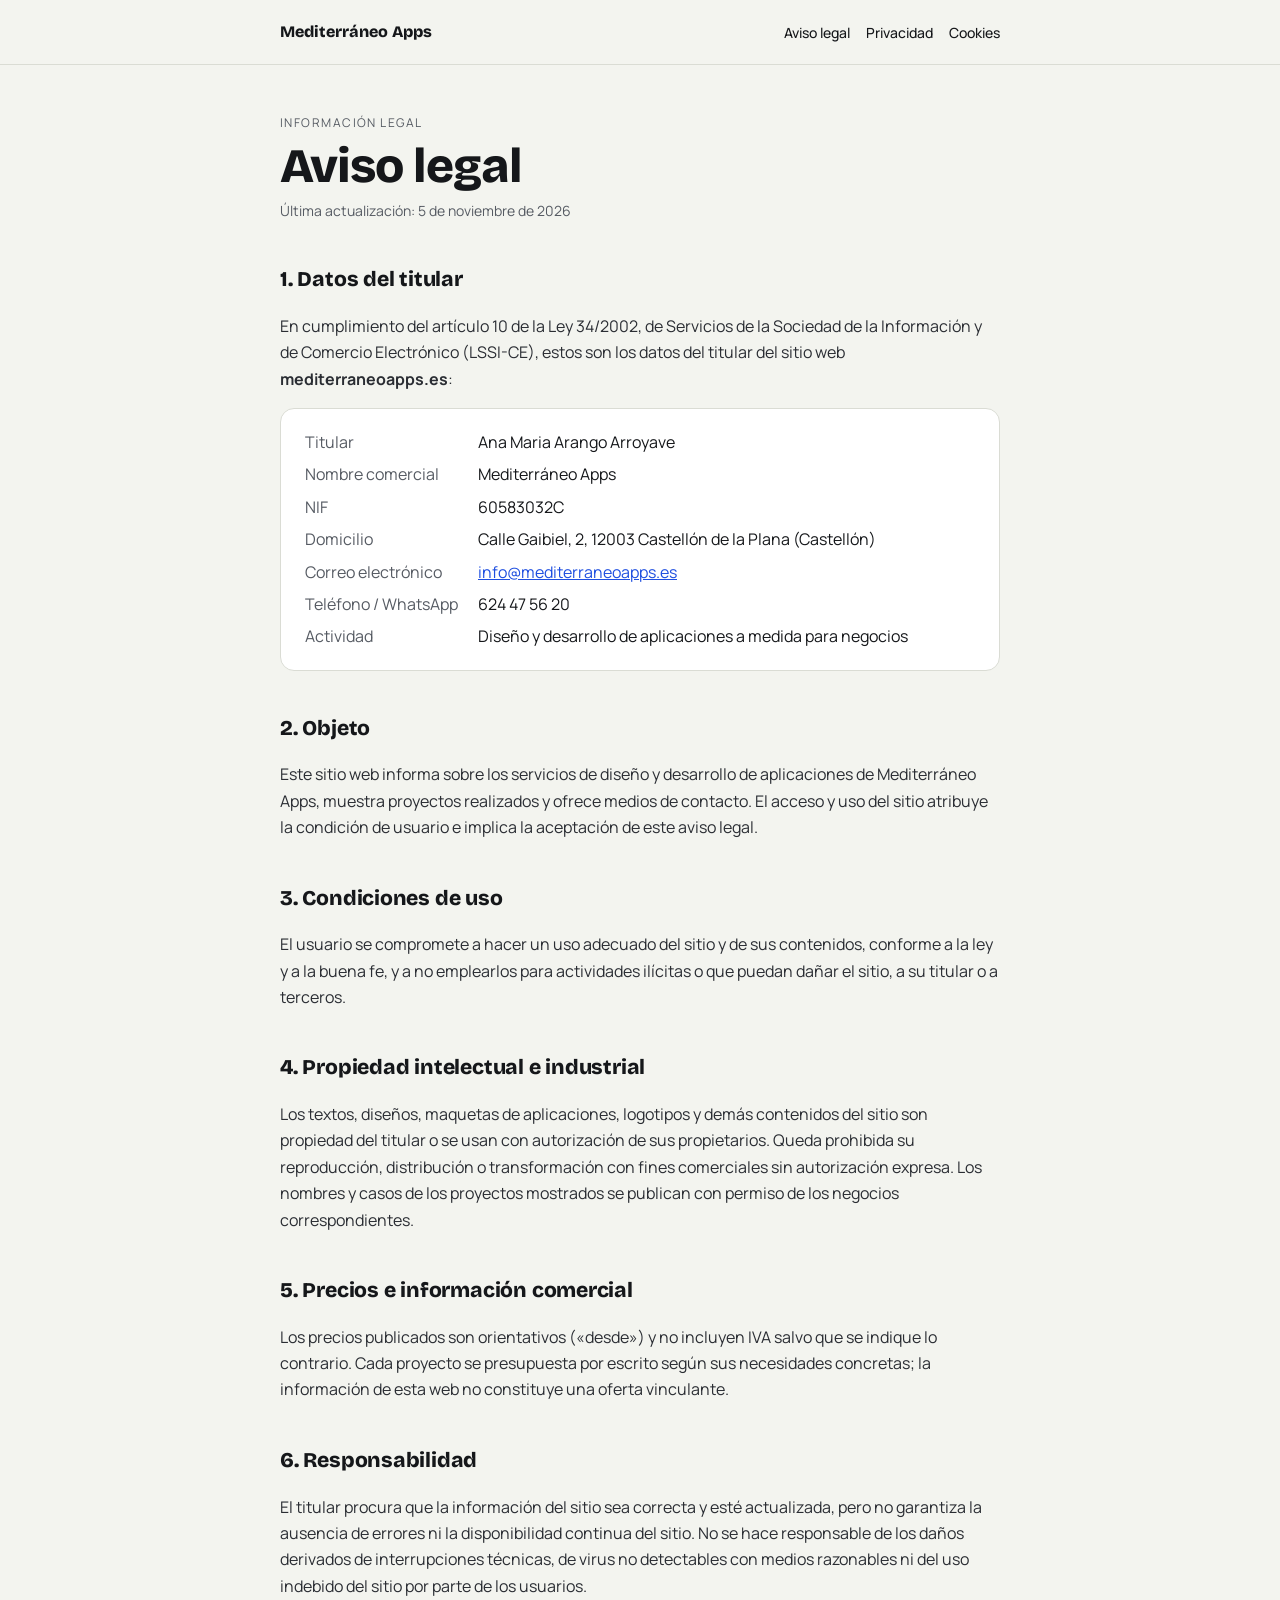
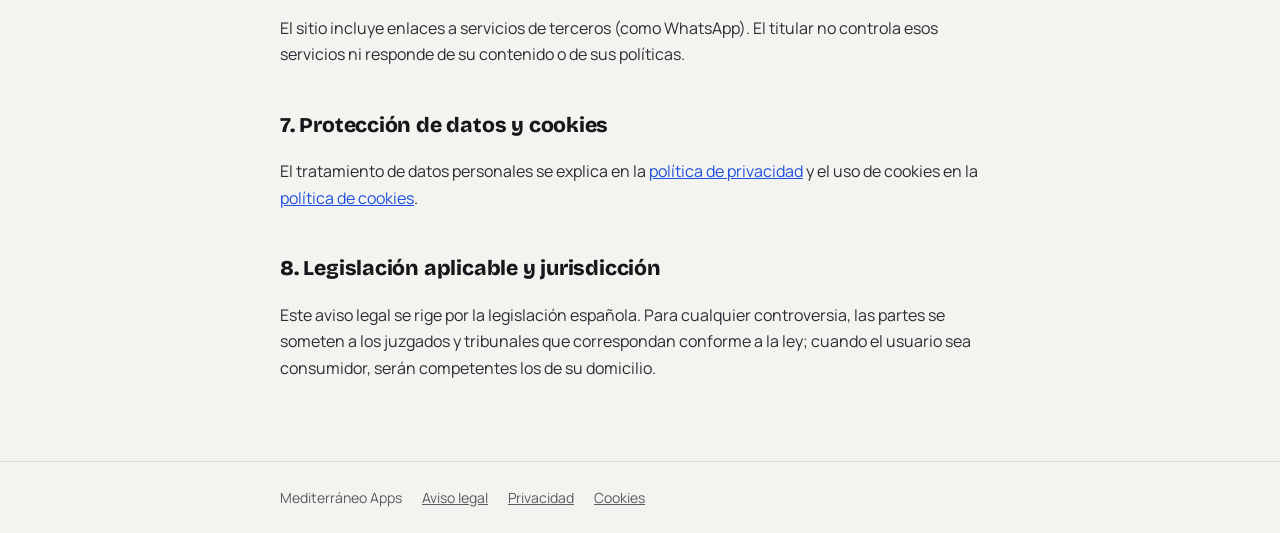
<file: aviso-legal.html>
<!doctype html>
<html lang="es">
<head>
<meta charset="utf-8">
<meta name="viewport" content="width=device-width, initial-scale=1">
<meta name="robots" content="noindex, follow">
<title>Aviso legal · Mediterráneo Apps</title>
<link rel="stylesheet" href="fonts/fonts.css">
<style>
  :root { --bg:#F3F4EF; --ink:#15171a; --muted:#565B63; --line:#DADCD4; --accent:#1F4FE0; --card:#fff; }
  * { box-sizing:border-box; }
  body { margin:0; background:var(--bg); color:var(--ink); font:16px/1.65 Manrope,system-ui,sans-serif; }
  header { border-bottom:1px solid var(--line); background:var(--bg); }
  header div, main, footer div { max-width:760px; margin:0 auto; padding:0 20px; }
  header div { display:flex; justify-content:space-between; align-items:center; height:64px; }
  header a { color:var(--ink); text-decoration:none; font-weight:700; }
  header nav a { font-weight:500; font-size:14px; margin-left:16px; }
  main { padding:48px 20px 64px; }
  .eyebrow { font-size:12px; letter-spacing:.12em; text-transform:uppercase; color:var(--muted); margin:0 0 8px; }
  h1, h2, header div > a { font-family:'Bricolage Grotesque',sans-serif; }
  h1 { font-size:clamp(32px,6vw,48px); line-height:1.05; letter-spacing:-.02em; margin:0 0 8px; }
  .updated { color:var(--muted); font-size:14px; margin:0 0 40px; }
  h2 { font-size:21px; margin:40px 0 10px; letter-spacing:-.01em; }
  p, li { color:#2a2d33; }
  a { color:var(--accent); }
  .card { background:var(--card); border:1px solid var(--line); border-radius:14px; padding:20px 24px; }
  .card dl { display:grid; grid-template-columns:max-content 1fr; gap:6px 20px; margin:0; }
  .card dt { color:var(--muted); }
  .card dd { margin:0; }
  .fill { background:#fff1a8; padding:0 4px; border-radius:4px; }
  footer { border-top:1px solid var(--line); font-size:14px; color:var(--muted); }
  footer div { padding:24px 20px; display:flex; flex-wrap:wrap; gap:8px 20px; }
  footer a { color:var(--muted); }
  @media (max-width:520px){ .card dl { grid-template-columns:1fr; gap:2px; } .card dd { margin-bottom:10px; } header nav { display:none; } }
</style>
</head>
<body>
<header><div><a href="index.html">Mediterráneo Apps</a><nav><a href="aviso-legal.html">Aviso legal</a><a href="privacidad.html">Privacidad</a><a href="cookies.html">Cookies</a></nav></div></header>
<main>
  <p class="eyebrow">Información legal</p>
  <h1>Aviso legal</h1>
  <p class="updated">Última actualización: 5 de noviembre de 2026</p>

  <h2>1. Datos del titular</h2>
  <p>En cumplimiento del artículo 10 de la Ley 34/2002, de Servicios de la Sociedad de la Información y de Comercio Electrónico (LSSI-CE), estos son los datos del titular del sitio web <strong>mediterraneoapps.es</strong>:</p>
  <div class="card">
    <dl>
      <dt>Titular</dt><dd>Ana Maria Arango Arroyave</dd>
      <dt>Nombre comercial</dt><dd>Mediterráneo Apps</dd>
      <dt>NIF</dt><dd>60583032C</dd>
      <dt>Domicilio</dt><dd>Calle Gaibiel, 2, 12003 Castellón de la Plana (Castellón)</dd>
      <dt>Correo electrónico</dt><dd><a href="mailto:info@mediterraneoapps.es">info@mediterraneoapps.es</a></dd>
      <dt>Teléfono / WhatsApp</dt><dd>624 47 56 20</dd>
      <dt>Actividad</dt><dd>Diseño y desarrollo de aplicaciones a medida para negocios</dd>
    </dl>
  </div>

  <h2>2. Objeto</h2>
  <p>Este sitio web informa sobre los servicios de diseño y desarrollo de aplicaciones de Mediterráneo Apps, muestra proyectos realizados y ofrece medios de contacto. El acceso y uso del sitio atribuye la condición de usuario e implica la aceptación de este aviso legal.</p>

  <h2>3. Condiciones de uso</h2>
  <p>El usuario se compromete a hacer un uso adecuado del sitio y de sus contenidos, conforme a la ley y a la buena fe, y a no emplearlos para actividades ilícitas o que puedan dañar el sitio, a su titular o a terceros.</p>

  <h2>4. Propiedad intelectual e industrial</h2>
  <p>Los textos, diseños, maquetas de aplicaciones, logotipos y demás contenidos del sitio son propiedad del titular o se usan con autorización de sus propietarios. Queda prohibida su reproducción, distribución o transformación con fines comerciales sin autorización expresa. Los nombres y casos de los proyectos mostrados se publican con permiso de los negocios correspondientes.</p>

  <h2>5. Precios e información comercial</h2>
  <p>Los precios publicados son orientativos («desde») y no incluyen IVA salvo que se indique lo contrario. Cada proyecto se presupuesta por escrito según sus necesidades concretas; la información de esta web no constituye una oferta vinculante.</p>

  <h2>6. Responsabilidad</h2>
  <p>El titular procura que la información del sitio sea correcta y esté actualizada, pero no garantiza la ausencia de errores ni la disponibilidad continua del sitio. No se hace responsable de los daños derivados de interrupciones técnicas, de virus no detectables con medios razonables ni del uso indebido del sitio por parte de los usuarios.</p>
  <p>El sitio incluye enlaces a servicios de terceros (como WhatsApp). El titular no controla esos servicios ni responde de su contenido o de sus políticas.</p>

  <h2>7. Protección de datos y cookies</h2>
  <p>El tratamiento de datos personales se explica en la <a href="privacidad.html">política de privacidad</a> y el uso de cookies en la <a href="cookies.html">política de cookies</a>.</p>

  <h2>8. Legislación aplicable y jurisdicción</h2>
  <p>Este aviso legal se rige por la legislación española. Para cualquier controversia, las partes se someten a los juzgados y tribunales que correspondan conforme a la ley; cuando el usuario sea consumidor, serán competentes los de su domicilio.</p>
</main>
<footer><div><span>Mediterráneo Apps</span><a href="aviso-legal.html">Aviso legal</a><a href="privacidad.html">Privacidad</a><a href="cookies.html">Cookies</a></div></footer>
</body>
</html>
</file>
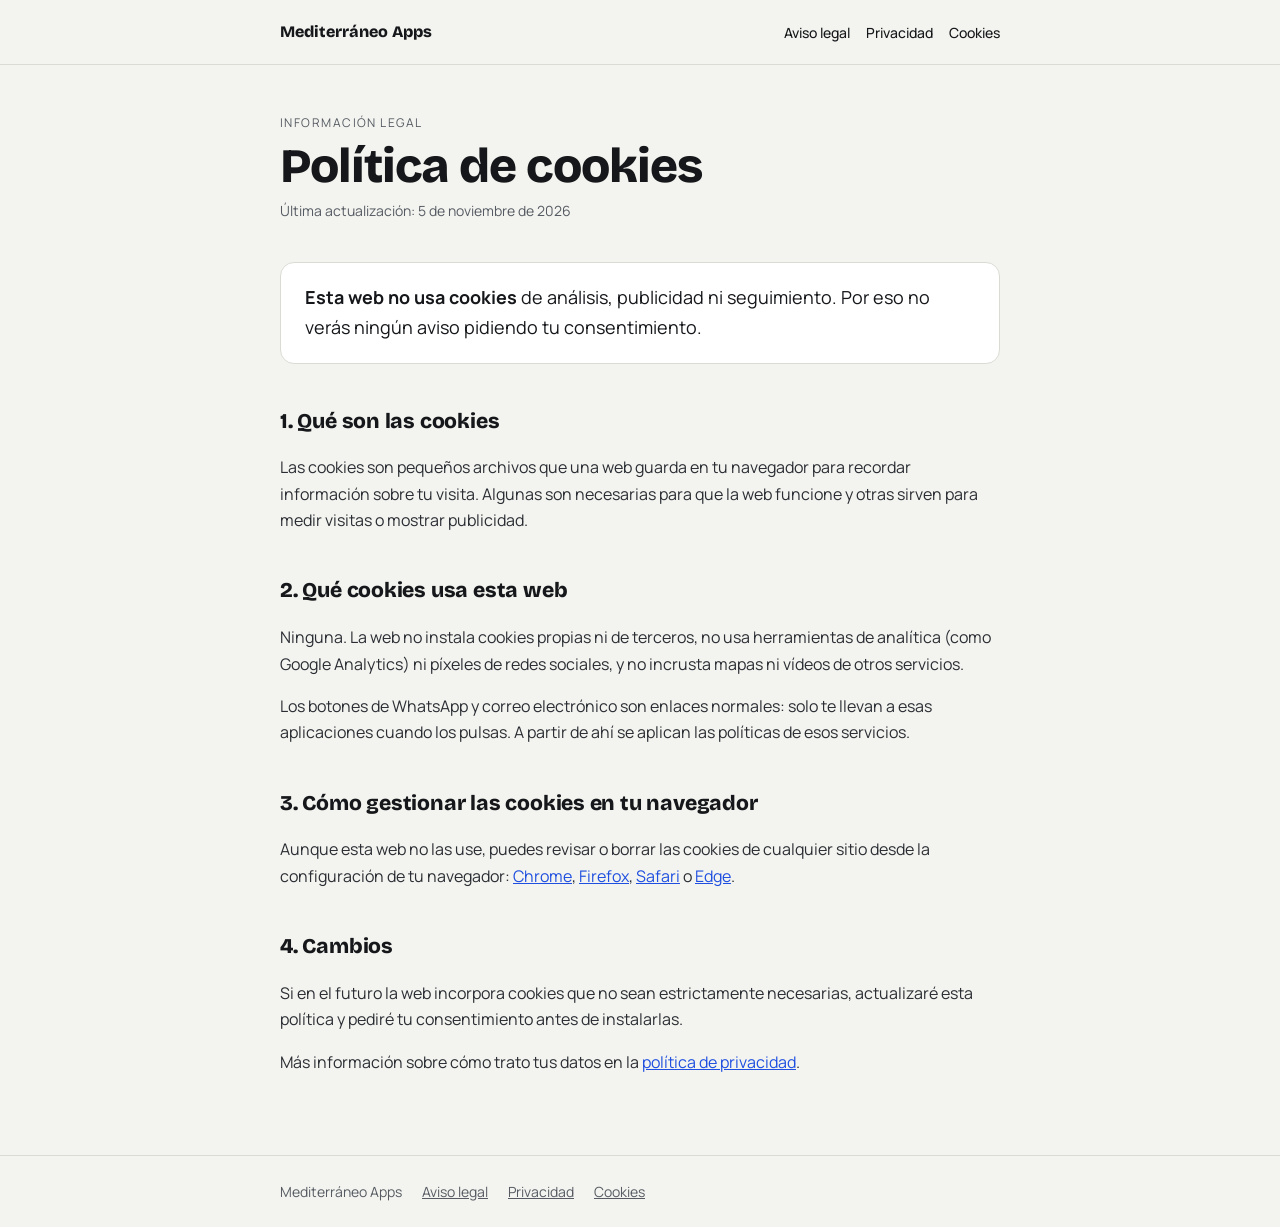
<file: cookies.html>
<!doctype html>
<html lang="es">
<head>
<meta charset="utf-8">
<meta name="viewport" content="width=device-width, initial-scale=1">
<meta name="robots" content="noindex, follow">
<title>Política de cookies · Mediterráneo Apps</title>
<link rel="stylesheet" href="fonts/fonts.css">
<style>
  :root { --bg:#F3F4EF; --ink:#15171a; --muted:#565B63; --line:#DADCD4; --accent:#1F4FE0; --card:#fff; }
  * { box-sizing:border-box; }
  body { margin:0; background:var(--bg); color:var(--ink); font:16px/1.65 Manrope,system-ui,sans-serif; }
  header { border-bottom:1px solid var(--line); background:var(--bg); }
  header div, main, footer div { max-width:760px; margin:0 auto; padding:0 20px; }
  header div { display:flex; justify-content:space-between; align-items:center; height:64px; }
  header a { color:var(--ink); text-decoration:none; font-weight:700; }
  header nav a { font-weight:500; font-size:14px; margin-left:16px; }
  main { padding:48px 20px 64px; }
  .eyebrow { font-size:12px; letter-spacing:.12em; text-transform:uppercase; color:var(--muted); margin:0 0 8px; }
  h1, h2, header div > a { font-family:'Bricolage Grotesque',sans-serif; }
  h1 { font-size:clamp(32px,6vw,48px); line-height:1.05; letter-spacing:-.02em; margin:0 0 8px; }
  .updated { color:var(--muted); font-size:14px; margin:0 0 40px; }
  h2 { font-size:21px; margin:40px 0 10px; letter-spacing:-.01em; }
  p, li { color:#2a2d33; }
  a { color:var(--accent); }
  .card { background:var(--card); border:1px solid var(--line); border-radius:14px; padding:20px 24px; font-size:18px; }
  footer { border-top:1px solid var(--line); font-size:14px; color:var(--muted); }
  footer div { padding:24px 20px; display:flex; flex-wrap:wrap; gap:8px 20px; }
  footer a { color:var(--muted); }
  @media (max-width:520px){ header nav { display:none; } }
</style>
</head>
<body>
<header><div><a href="index.html">Mediterráneo Apps</a><nav><a href="aviso-legal.html">Aviso legal</a><a href="privacidad.html">Privacidad</a><a href="cookies.html">Cookies</a></nav></div></header>
<main>
  <p class="eyebrow">Información legal</p>
  <h1>Política de cookies</h1>
  <p class="updated">Última actualización: 5 de noviembre de 2026</p>

  <div class="card"><strong>Esta web no usa cookies</strong> de análisis, publicidad ni seguimiento. Por eso no verás ningún aviso pidiendo tu consentimiento.</div>

  <h2>1. Qué son las cookies</h2>
  <p>Las cookies son pequeños archivos que una web guarda en tu navegador para recordar información sobre tu visita. Algunas son necesarias para que la web funcione y otras sirven para medir visitas o mostrar publicidad.</p>

  <h2>2. Qué cookies usa esta web</h2>
  <p>Ninguna. La web no instala cookies propias ni de terceros, no usa herramientas de analítica (como Google Analytics) ni píxeles de redes sociales, y no incrusta mapas ni vídeos de otros servicios.</p>
  <p>Los botones de WhatsApp y correo electrónico son enlaces normales: solo te llevan a esas aplicaciones cuando los pulsas. A partir de ahí se aplican las políticas de esos servicios.</p>

  <h2>3. Cómo gestionar las cookies en tu navegador</h2>
  <p>Aunque esta web no las use, puedes revisar o borrar las cookies de cualquier sitio desde la configuración de tu navegador: <a href="https://support.google.com/chrome/answer/95647" rel="noopener">Chrome</a>, <a href="https://support.mozilla.org/es/kb/Borrar%20cookies" rel="noopener">Firefox</a>, <a href="https://support.apple.com/es-es/guide/safari/sfri11471/mac" rel="noopener">Safari</a> o <a href="https://support.microsoft.com/es-es/microsoft-edge" rel="noopener">Edge</a>.</p>

  <h2>4. Cambios</h2>
  <p>Si en el futuro la web incorpora cookies que no sean estrictamente necesarias, actualizaré esta política y pediré tu consentimiento antes de instalarlas.</p>

  <p>Más información sobre cómo trato tus datos en la <a href="privacidad.html">política de privacidad</a>.</p>
</main>
<footer><div><span>Mediterráneo Apps</span><a href="aviso-legal.html">Aviso legal</a><a href="privacidad.html">Privacidad</a><a href="cookies.html">Cookies</a></div></footer>
</body>
</html>
</file>
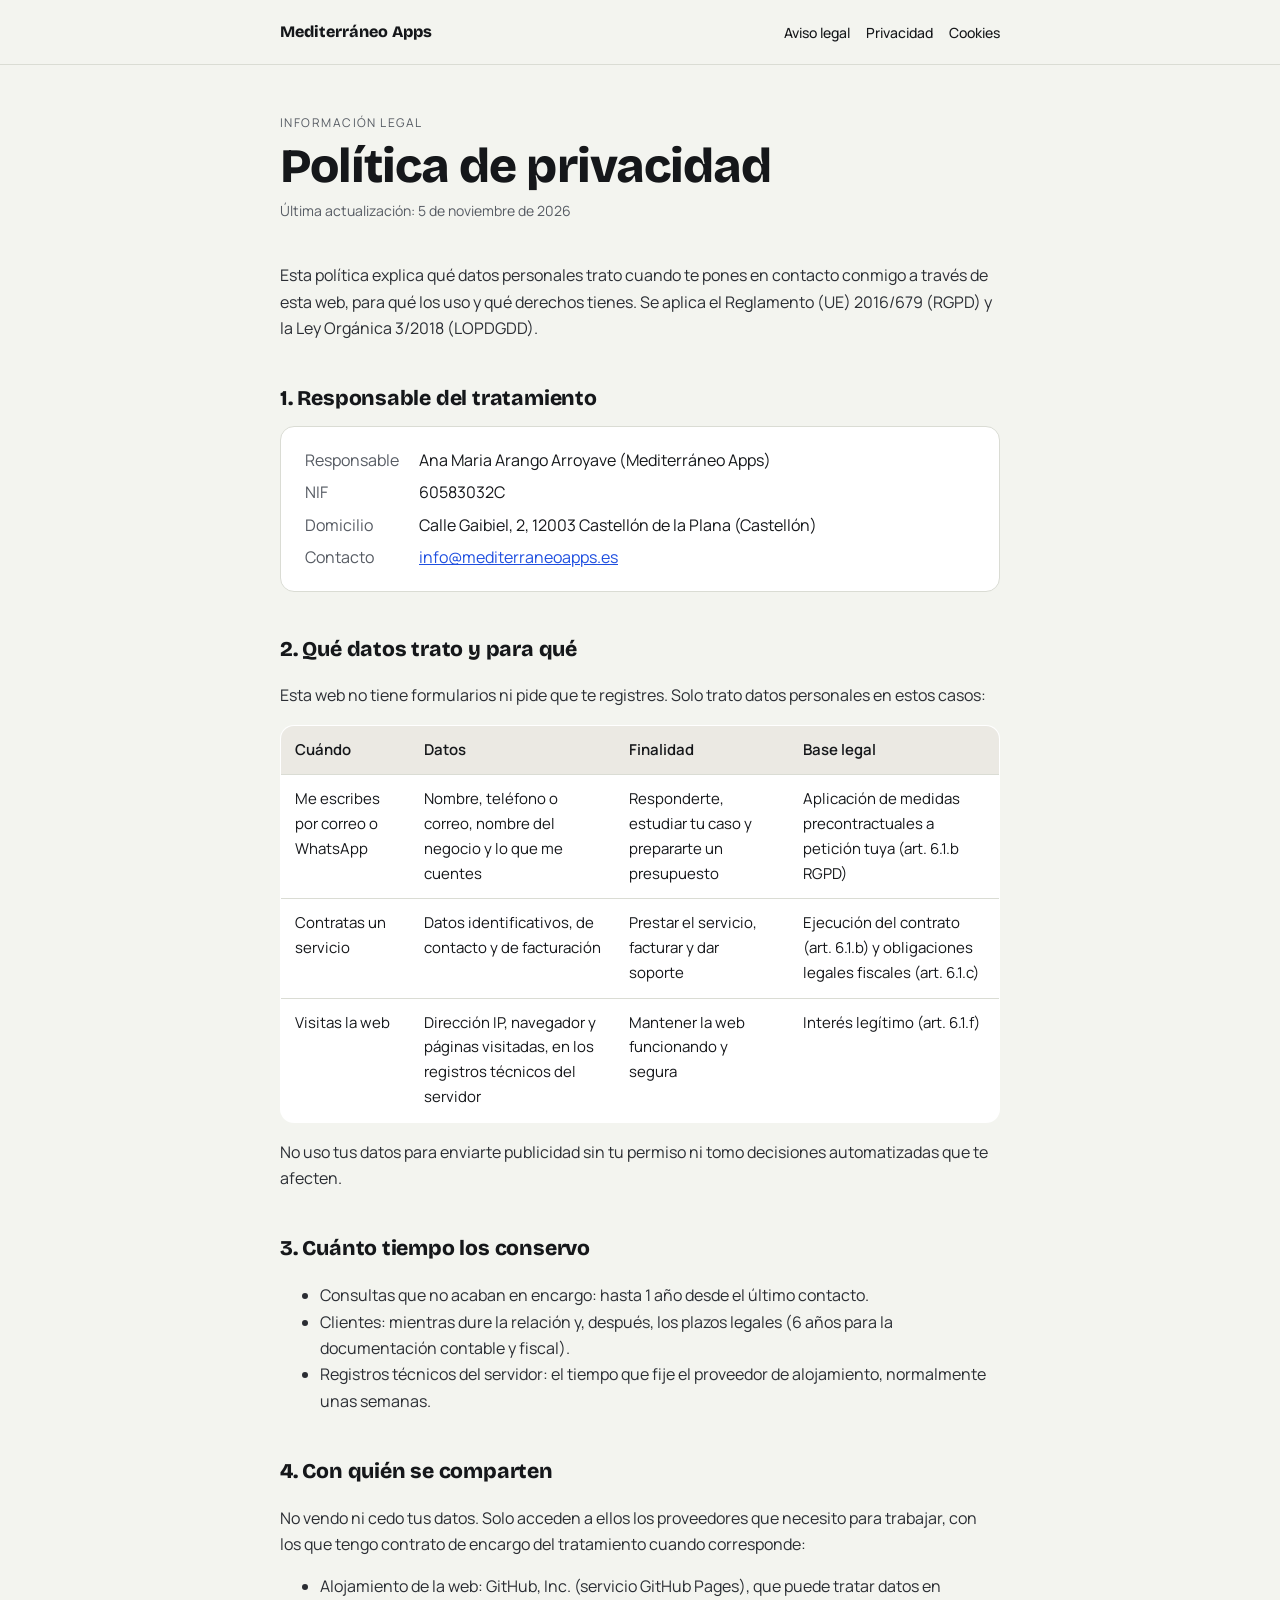
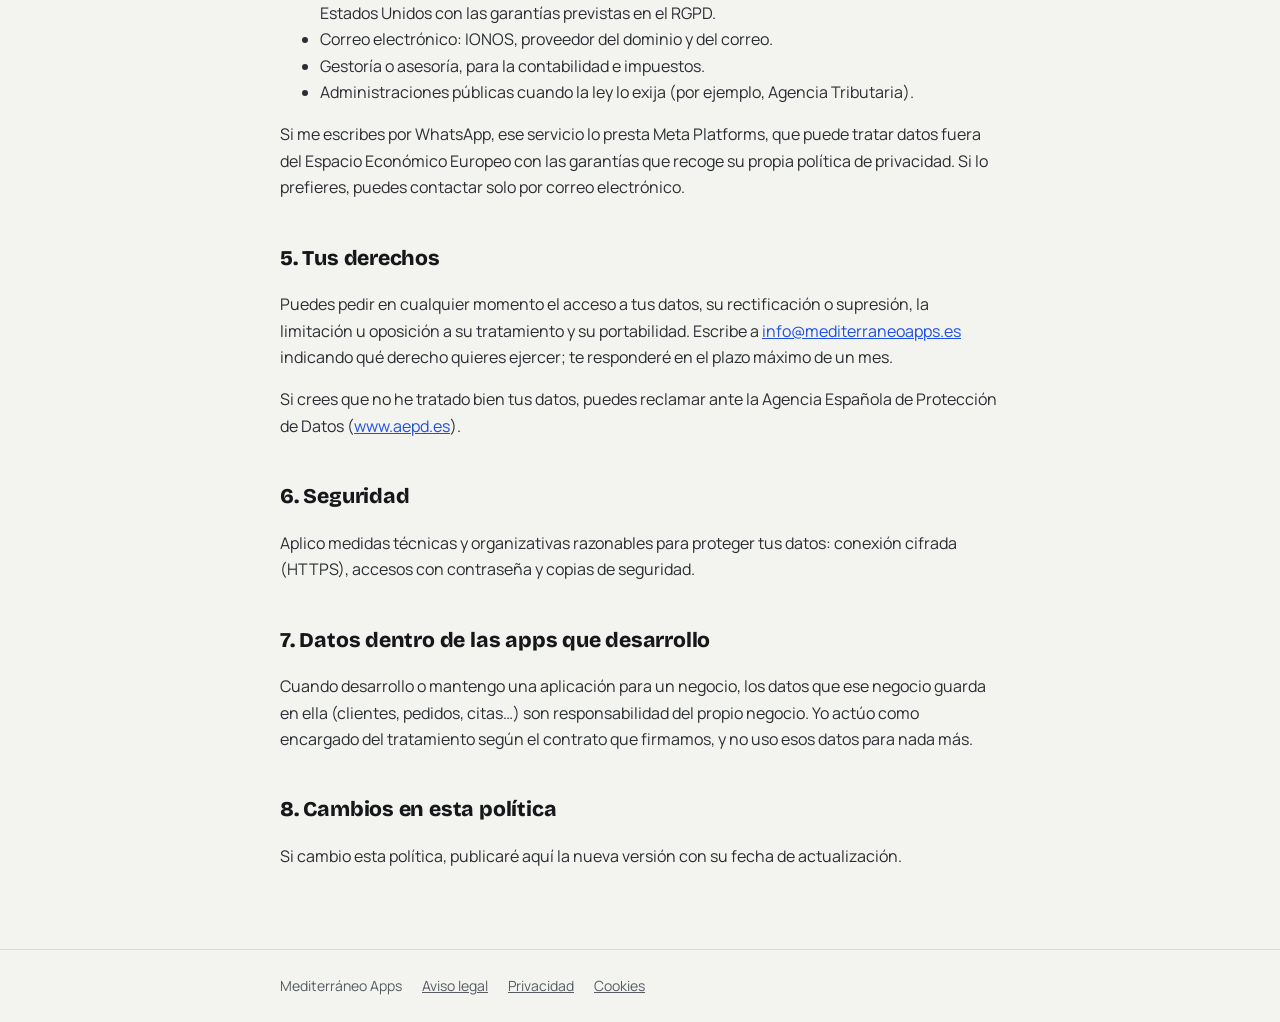
<file: privacidad.html>
<!doctype html>
<html lang="es">
<head>
<meta charset="utf-8">
<meta name="viewport" content="width=device-width, initial-scale=1">
<meta name="robots" content="noindex, follow">
<title>Política de privacidad · Mediterráneo Apps</title>
<link rel="stylesheet" href="fonts/fonts.css">
<style>
  :root { --bg:#F3F4EF; --ink:#15171a; --muted:#565B63; --line:#DADCD4; --accent:#1F4FE0; --card:#fff; }
  * { box-sizing:border-box; }
  body { margin:0; background:var(--bg); color:var(--ink); font:16px/1.65 Manrope,system-ui,sans-serif; }
  header { border-bottom:1px solid var(--line); background:var(--bg); }
  header div, main, footer div { max-width:760px; margin:0 auto; padding:0 20px; }
  header div { display:flex; justify-content:space-between; align-items:center; height:64px; }
  header a { color:var(--ink); text-decoration:none; font-weight:700; }
  header nav a { font-weight:500; font-size:14px; margin-left:16px; }
  main { padding:48px 20px 64px; }
  .eyebrow { font-size:12px; letter-spacing:.12em; text-transform:uppercase; color:var(--muted); margin:0 0 8px; }
  h1, h2, header div > a { font-family:'Bricolage Grotesque',sans-serif; }
  h1 { font-size:clamp(32px,6vw,48px); line-height:1.05; letter-spacing:-.02em; margin:0 0 8px; }
  .updated { color:var(--muted); font-size:14px; margin:0 0 40px; }
  h2 { font-size:21px; margin:40px 0 10px; letter-spacing:-.01em; }
  p, li { color:#2a2d33; }
  a { color:var(--accent); }
  .card { background:var(--card); border:1px solid var(--line); border-radius:14px; padding:20px 24px; }
  .card dl { display:grid; grid-template-columns:max-content 1fr; gap:6px 20px; margin:0; }
  .card dt { color:var(--muted); }
  .card dd { margin:0; }
  .table { width:100%; border-collapse:collapse; background:var(--card); border:1px solid var(--line); border-radius:14px; overflow:hidden; font-size:15px; }
  .table th, .table td { text-align:left; vertical-align:top; padding:12px 14px; border-bottom:1px solid var(--line); }
  .table th { background:#ebe9e3; font-weight:600; }
  .table tr:last-child td { border-bottom:0; }
  .fill { background:#fff1a8; padding:0 4px; border-radius:4px; }
  footer { border-top:1px solid var(--line); font-size:14px; color:var(--muted); }
  footer div { padding:24px 20px; display:flex; flex-wrap:wrap; gap:8px 20px; }
  footer a { color:var(--muted); }
  @media (max-width:620px){
    .card dl { grid-template-columns:1fr; gap:2px; } .card dd { margin-bottom:10px; } header nav { display:none; }
    .table thead { display:none; } .table, .table tbody, .table tr, .table td { display:block; width:100%; }
    .table tr { border-bottom:1px solid var(--line); padding:6px 0; } .table td { border:0; padding:4px 14px; }
    .table td::before { content:attr(data-l); display:block; font-size:12px; color:var(--muted); text-transform:uppercase; letter-spacing:.06em; }
  }
</style>
</head>
<body>
<header><div><a href="index.html">Mediterráneo Apps</a><nav><a href="aviso-legal.html">Aviso legal</a><a href="privacidad.html">Privacidad</a><a href="cookies.html">Cookies</a></nav></div></header>
<main>
  <p class="eyebrow">Información legal</p>
  <h1>Política de privacidad</h1>
  <p class="updated">Última actualización: 5 de noviembre de 2026</p>

  <p>Esta política explica qué datos personales trato cuando te pones en contacto conmigo a través de esta web, para qué los uso y qué derechos tienes. Se aplica el Reglamento (UE) 2016/679 (RGPD) y la Ley Orgánica 3/2018 (LOPDGDD).</p>

  <h2>1. Responsable del tratamiento</h2>
  <div class="card">
    <dl>
      <dt>Responsable</dt><dd>Ana Maria Arango Arroyave (Mediterráneo Apps)</dd>
      <dt>NIF</dt><dd>60583032C</dd>
      <dt>Domicilio</dt><dd>Calle Gaibiel, 2, 12003 Castellón de la Plana (Castellón)</dd>
      <dt>Contacto</dt><dd><a href="mailto:info@mediterraneoapps.es">info@mediterraneoapps.es</a></dd>
    </dl>
  </div>

  <h2>2. Qué datos trato y para qué</h2>
  <p>Esta web no tiene formularios ni pide que te registres. Solo trato datos personales en estos casos:</p>
  <table class="table">
    <thead><tr><th>Cuándo</th><th>Datos</th><th>Finalidad</th><th>Base legal</th></tr></thead>
    <tbody>
      <tr><td data-l="Cuándo">Me escribes por correo o WhatsApp</td><td data-l="Datos">Nombre, teléfono o correo, nombre del negocio y lo que me cuentes</td><td data-l="Finalidad">Responderte, estudiar tu caso y prepararte un presupuesto</td><td data-l="Base legal">Aplicación de medidas precontractuales a petición tuya (art. 6.1.b RGPD)</td></tr>
      <tr><td data-l="Cuándo">Contratas un servicio</td><td data-l="Datos">Datos identificativos, de contacto y de facturación</td><td data-l="Finalidad">Prestar el servicio, facturar y dar soporte</td><td data-l="Base legal">Ejecución del contrato (art. 6.1.b) y obligaciones legales fiscales (art. 6.1.c)</td></tr>
      <tr><td data-l="Cuándo">Visitas la web</td><td data-l="Datos">Dirección IP, navegador y páginas visitadas, en los registros técnicos del servidor</td><td data-l="Finalidad">Mantener la web funcionando y segura</td><td data-l="Base legal">Interés legítimo (art. 6.1.f)</td></tr>
    </tbody>
  </table>
  <p>No uso tus datos para enviarte publicidad sin tu permiso ni tomo decisiones automatizadas que te afecten.</p>

  <h2>3. Cuánto tiempo los conservo</h2>
  <ul>
    <li>Consultas que no acaban en encargo: hasta 1 año desde el último contacto.</li>
    <li>Clientes: mientras dure la relación y, después, los plazos legales (6 años para la documentación contable y fiscal).</li>
    <li>Registros técnicos del servidor: el tiempo que fije el proveedor de alojamiento, normalmente unas semanas.</li>
  </ul>

  <h2>4. Con quién se comparten</h2>
  <p>No vendo ni cedo tus datos. Solo acceden a ellos los proveedores que necesito para trabajar, con los que tengo contrato de encargo del tratamiento cuando corresponde:</p>
  <ul>
    <li>Alojamiento de la web: GitHub, Inc. (servicio GitHub Pages), que puede tratar datos en Estados Unidos con las garantías previstas en el RGPD.</li>
    <li>Correo electrónico: IONOS, proveedor del dominio y del correo.</li>
    <li>Gestoría o asesoría, para la contabilidad e impuestos.</li>
    <li>Administraciones públicas cuando la ley lo exija (por ejemplo, Agencia Tributaria).</li>
  </ul>
  <p>Si me escribes por WhatsApp, ese servicio lo presta Meta Platforms, que puede tratar datos fuera del Espacio Económico Europeo con las garantías que recoge su propia política de privacidad. Si lo prefieres, puedes contactar solo por correo electrónico.</p>

  <h2>5. Tus derechos</h2>
  <p>Puedes pedir en cualquier momento el acceso a tus datos, su rectificación o supresión, la limitación u oposición a su tratamiento y su portabilidad. Escribe a <a href="mailto:info@mediterraneoapps.es">info@mediterraneoapps.es</a> indicando qué derecho quieres ejercer; te responderé en el plazo máximo de un mes.</p>
  <p>Si crees que no he tratado bien tus datos, puedes reclamar ante la Agencia Española de Protección de Datos (<a href="https://www.aepd.es" rel="noopener">www.aepd.es</a>).</p>

  <h2>6. Seguridad</h2>
  <p>Aplico medidas técnicas y organizativas razonables para proteger tus datos: conexión cifrada (HTTPS), accesos con contraseña y copias de seguridad.</p>

  <h2>7. Datos dentro de las apps que desarrollo</h2>
  <p>Cuando desarrollo o mantengo una aplicación para un negocio, los datos que ese negocio guarda en ella (clientes, pedidos, citas…) son responsabilidad del propio negocio. Yo actúo como encargado del tratamiento según el contrato que firmamos, y no uso esos datos para nada más.</p>

  <h2>8. Cambios en esta política</h2>
  <p>Si cambio esta política, publicaré aquí la nueva versión con su fecha de actualización.</p>
</main>
<footer><div><span>Mediterráneo Apps</span><a href="aviso-legal.html">Aviso legal</a><a href="privacidad.html">Privacidad</a><a href="cookies.html">Cookies</a></div></footer>
</body>
</html>
</file>
<file: fonts/fonts.css>
@font-face{font-family:'Bricolage Grotesque';font-style:normal;font-weight:600;font-display:swap;src:url(bricolage-grotesque-latin-600-normal.woff2) format('woff2');}
@font-face{font-family:'Bricolage Grotesque';font-style:normal;font-weight:800;font-display:swap;src:url(bricolage-grotesque-latin-800-normal.woff2) format('woff2');}
@font-face{font-family:'Manrope';font-style:normal;font-weight:400;font-display:swap;src:url(manrope-latin-400-normal.woff2) format('woff2');}
@font-face{font-family:'Manrope';font-style:normal;font-weight:500;font-display:swap;src:url(manrope-latin-500-normal.woff2) format('woff2');}
@font-face{font-family:'Manrope';font-style:normal;font-weight:600;font-display:swap;src:url(manrope-latin-600-normal.woff2) format('woff2');}
@font-face{font-family:'Manrope';font-style:normal;font-weight:700;font-display:swap;src:url(manrope-latin-700-normal.woff2) format('woff2');}
</file>
